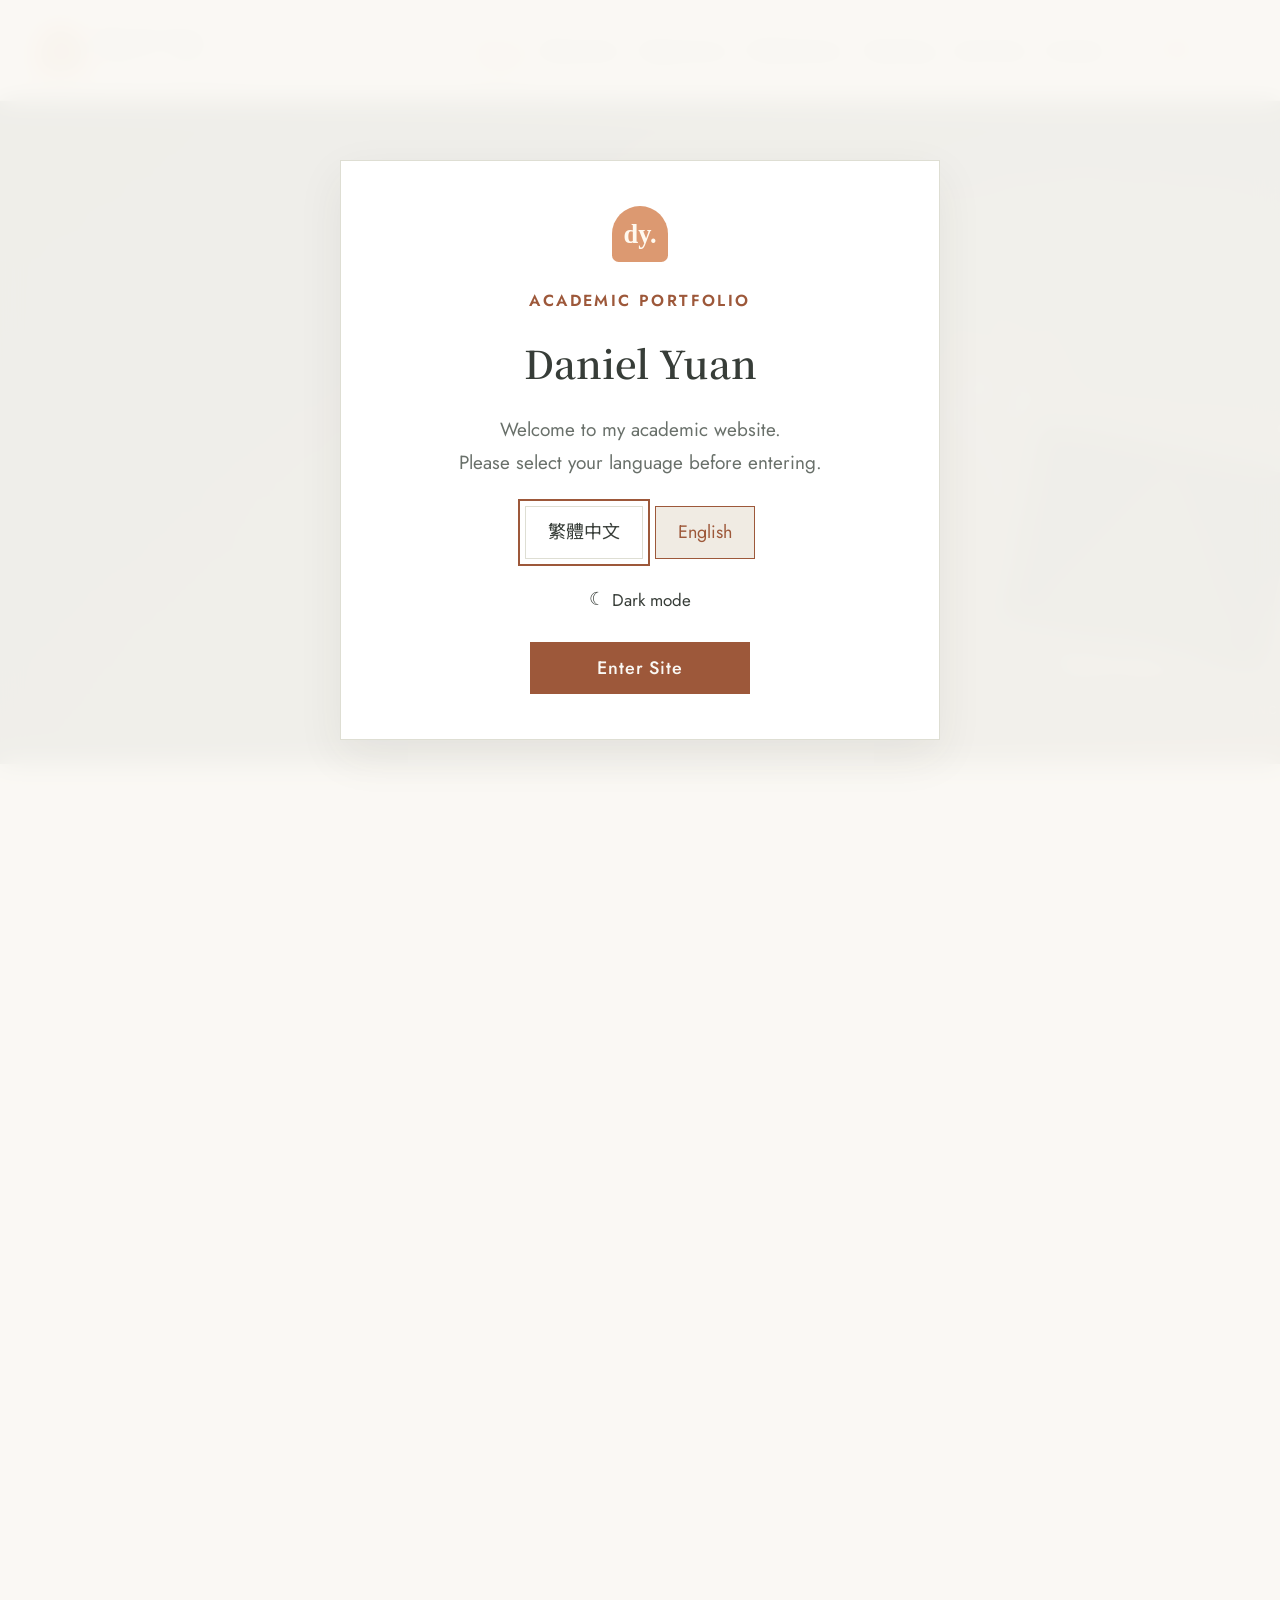
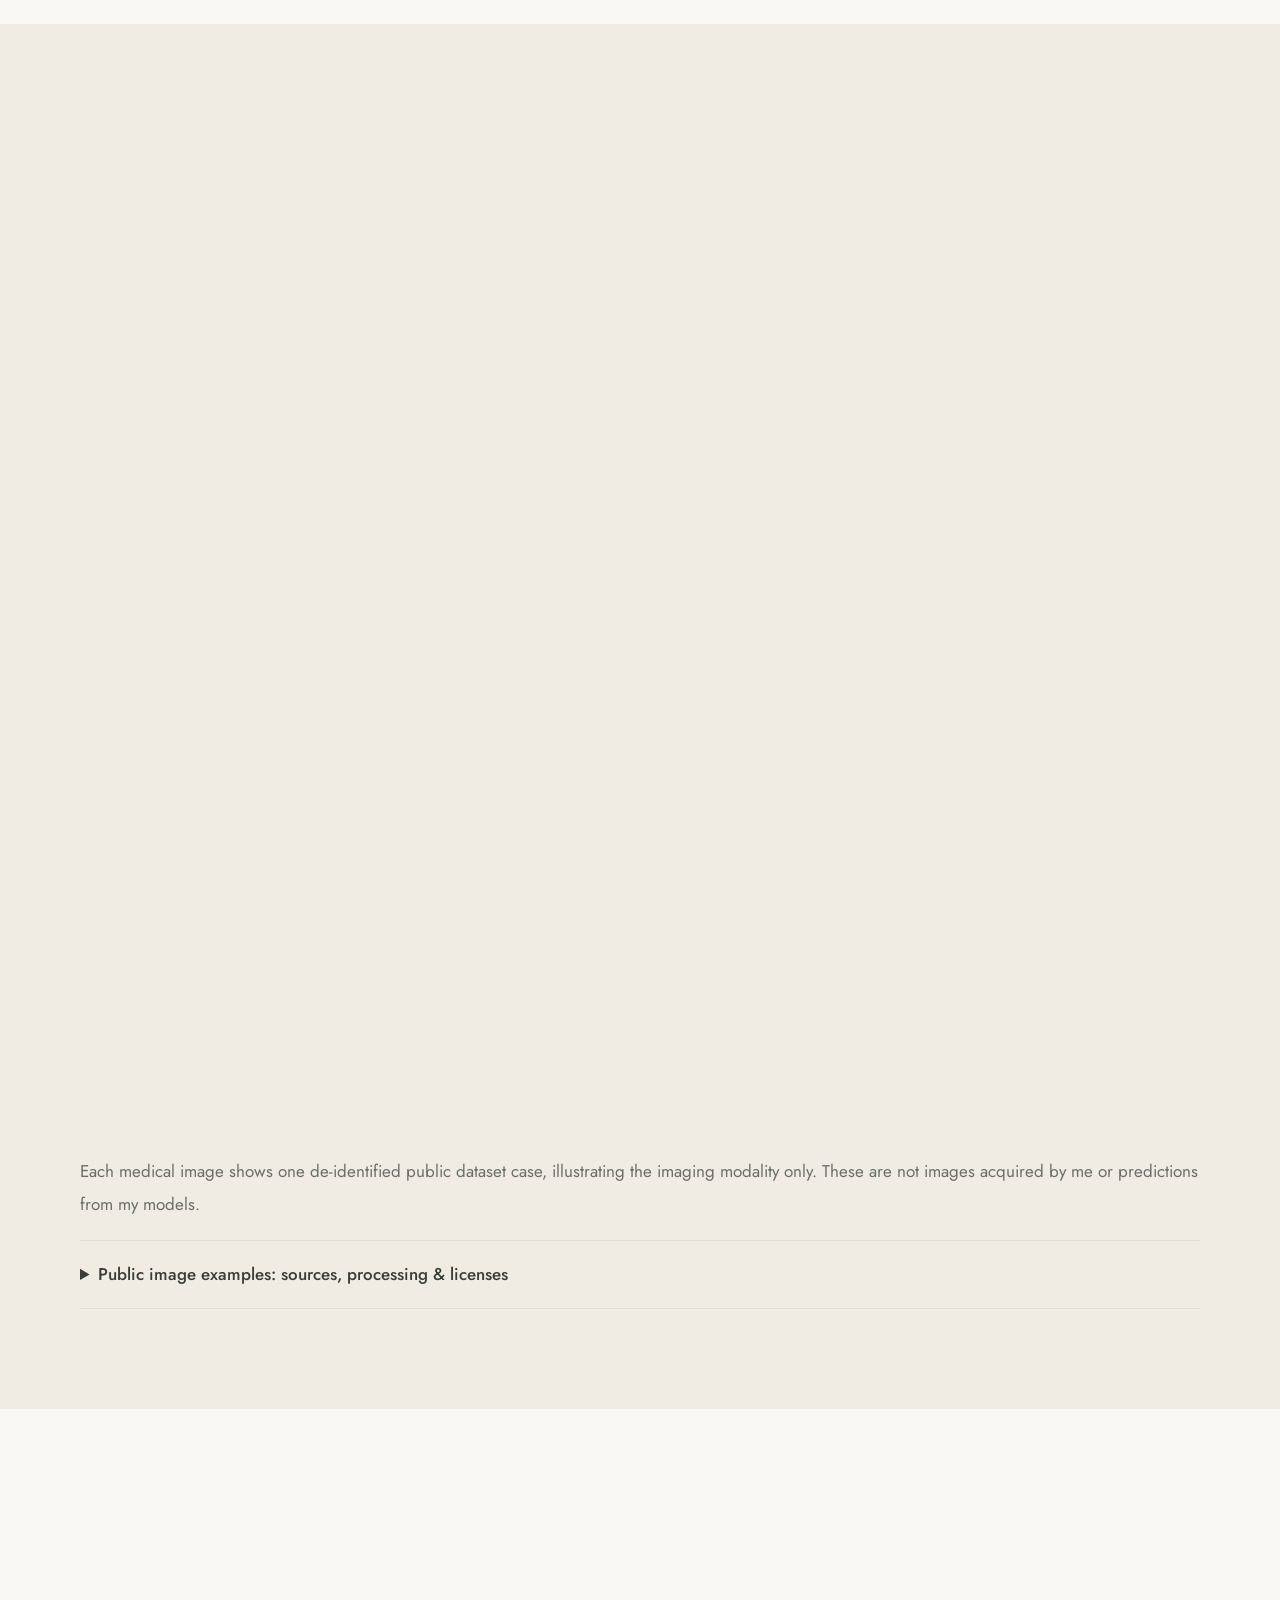
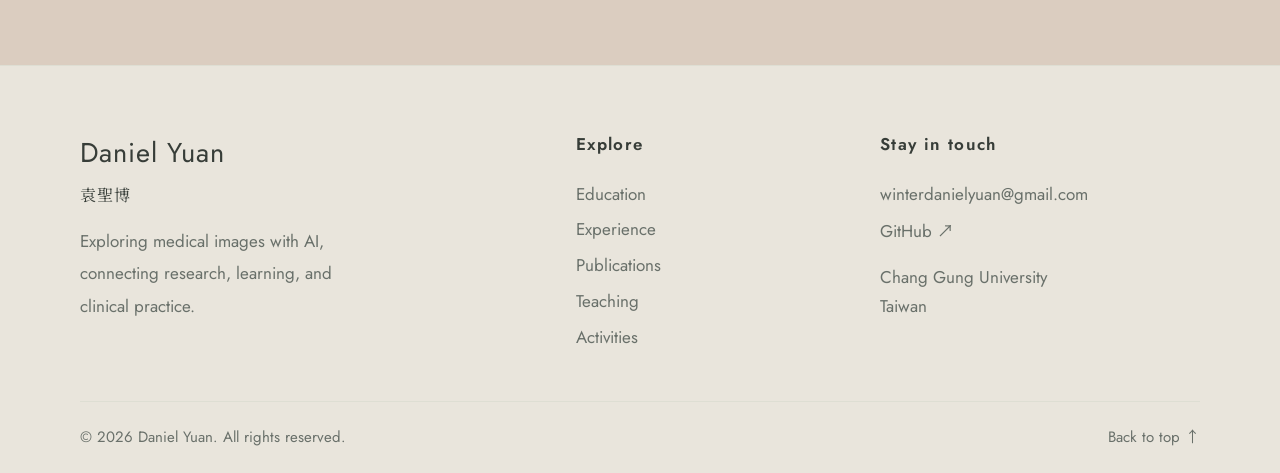
<file: index.html>
<!doctype html>
<html lang="zh-Hant">
<head>
  <meta charset="UTF-8">
  <meta name="viewport" content="width=device-width, initial-scale=1.0">
  <meta name="description" content="Daniel Yuan / 袁聖博. Medical imaging and artificial intelligence research at Chang Gung University.">
  <title>Daniel Yuan | Academic Profile</title>
  <link rel="preconnect" href="https://fonts.googleapis.com">
  <link rel="preconnect" href="https://fonts.gstatic.com" crossorigin>
  <link href="https://fonts.googleapis.com/css2?family=Jost:wght@400;500;600;700&family=Noto+Sans+TC:wght@400;500;600;700;900&family=Noto+Serif+TC:wght@400;600;700&display=swap" rel="stylesheet">
  <script src="theme-init.js"></script>
  <link rel="stylesheet" href="styles.css">
</head>
<body class="is-locked home-page" data-lang="zh" data-page="about">
  <a class="skip-link" href="#main" data-copy="skip">跳至主要內容</a>
  <div class="cursor-glow" aria-hidden="true"></div>
  <header class="site-header">
    <div class="header-inner">
      <a class="brand" href="index.html" aria-label="Daniel Yuan home">
        <span class="brand-mark" aria-hidden="true">dy.</span>
        <span class="brand-type"><strong>Daniel Yuan</strong><small data-copy="brandSubtitle">醫學影像・人工智慧</small></span>
      </a>
      <nav id="site-nav" class="nav" aria-label="Main navigation">
        <a id="nav-about" href="index.html">首頁</a>
        <a id="nav-education" href="education.html">學歷</a>
        <a id="nav-experience" href="experience.html">經歷</a>
        <a id="nav-publications" href="publications.html">學術成果</a>
        <a id="nav-teaching" href="teaching.html">教學助理</a>
        <a id="nav-activities" href="activities.html">社團參與</a>
        <a id="nav-contact" href="contact.html">聯絡</a>
      </nav>
      <div class="header-controls">
        <div class="lang-switch" role="group" aria-label="Language"><button class="lang-toggle" data-set-lang="zh" type="button">中</button><button class="lang-toggle" data-set-lang="en" type="button">EN</button></div>
        <button class="theme-toggle" data-theme-toggle type="button" aria-label="切換至夜間模式"><span class="theme-icon" aria-hidden="true">☾</span></button>
        <button class="menu-toggle" type="button" aria-controls="site-nav" aria-expanded="false" aria-label="開啟選單"><span></span><span></span></button>
      </div>
    </div>
  </header>
  <div id="intro" class="intro" role="dialog" aria-modal="true" aria-labelledby="intro-title">
    <div class="intro-panel"><span class="intro-mark" aria-hidden="true">dy.</span><p id="intro-kicker" class="eyebrow"></p><h1 id="intro-title" class="intro-title"></h1><p id="intro-copy" class="intro-copy"></p>
      <div class="language-choice" role="group" aria-label="Language selection"><button class="lang-choice" data-lang-choice="zh" type="button">繁體中文</button><button class="lang-choice" data-lang-choice="en" type="button">English</button></div>
      <button class="theme-toggle intro-theme-toggle" data-theme-toggle type="button"><span class="theme-icon" aria-hidden="true">☾</span><span class="theme-label"></span></button>
      <button id="enter-btn" class="btn btn-primary" type="button">進入網站</button>
    </div>
  </div>
  <main id="main" tabindex="-1">
    <section class="hero">
      <div class="hero-art" aria-hidden="true"></div>
      <div class="hero-content shell">
        <p id="hero-tag" class="eyebrow reveal">學術個人網站</p>
        <h1 id="hero-name-zh" class="hero-headline reveal">袁聖博</h1>
        <p id="hero-name-en" class="hero-name-secondary reveal">Daniel Yuan</p>
        <p id="hero-title" class="hero-role reveal">臨床醫學（理學）博士生</p>
        <p class="hero-program reveal" data-copy="heroProgram">長庚大學 · 臨床醫學研究所人工智慧組博士班 · 博士三年級</p>
        <p class="hero-deck reveal" data-copy="heroDeck">研究腦部 MRI 與心臟超音波影像，<br>關注影像分割、自監督學習與跨資料集模型評估。</p>
        <div class="hero-actions reveal"><a id="hero-primary" class="btn btn-light" href="publications.html">查看學術成果</a><a class="hero-contact" href="contact.html" data-copy="heroContact">聯絡我 ↗</a></div>
        <a class="hero-scroll" href="#about" data-copy="heroScroll">往下探索 ↓</a>
      </div>
    </section>
    <div class="identity-band shell reveal">
      <div class="identity-name"><h2 data-copy="profileBandTitle">研究領域</h2><p data-copy="profileBandHint">Medical Imaging & AI</p></div>
      <div class="identity-detail"><p data-copy="profileBandTopics">腦部 MRI · 心臟超音波 · 資料效率與可信賴 AI</p><p id="hero-affiliation"></p></div>
      <span class="identity-seal" aria-hidden="true">MEDICAL<br>IMAGING<br>& AI</span>
    </div>
    <section id="about" class="section shell about-section">
      <div class="section-head reveal"><p id="about-tag" class="eyebrow"></p><h2 id="about-title"></h2><span class="section-rule" aria-hidden="true"></span></div>
      <div class="about-body"><p id="about-lead" class="lead reveal"></p><aside class="about-aside reveal"><p class="eyebrow" data-copy="currentWorkLabel">目前的研究連結</p><p data-copy="aboutAside">長庚大學<br>長庚醫院心臟內科<br>Taiwan AICoE 研究計畫</p><a id="hero-secondary" class="text-link" href="contact.html"></a></aside></div>
    </section>
    <section class="research-section section">
      <div class="shell"><div class="section-head centered reveal"><p class="eyebrow">RESEARCH FOCUS</p><h2 data-copy="researchTitle">研究主題與進行中的工作</h2><p class="section-deck" data-copy="researchDeck">腦部 MRI、心臟超音波，以及資料效率與可信賴醫療 AI。</p></div><div id="research-cards" class="research-grid"></div><p class="dataset-disclaimer" data-copy="datasetDisclaimer"></p><details id="image-sources" class="dataset-sources"><summary data-copy="datasetSourcesTitle">公開影像範例：來源、處理與授權</summary><div id="dataset-source-notes" class="dataset-source-notes"></div></details></div>
    </section>
    <section class="section shell outputs-section">
      <div class="section-head horizontal reveal"><div><p class="eyebrow">SELECTED WORK</p><h2 data-copy="selectedTitle">研究，留下的足跡</h2></div><a class="text-link" href="publications.html" data-copy="allPublications">所有學術成果 ↗</a></div>
      <div id="selected-publications" class="selected-list"></div>
      <div id="metrics-container" class="hero-metrics"></div>
    </section>
    <section class="journey-section section shell"><div class="section-head centered reveal"><p class="eyebrow">BEYOND RESEARCH</p><h2 data-copy="journeyTitle">持續累積，也持續探索</h2></div><div id="journey-links" class="journey-grid"></div></section>
    <section class="contact-banner section"><div class="shell reveal"><p class="eyebrow">LET'S CONNECT</p><h2 data-copy="connectTitle">讓交流，開啟下一個想法。</h2><a class="btn btn-primary" href="contact.html" data-copy="connectAction">與我聯絡 ↗</a></div></section>
  </main>
  <footer class="site-footer">
    <div class="footer-grid shell">
      <div class="footer-about"><a class="footer-name" href="index.html">Daniel Yuan<span>袁聖博</span></a><p data-copy="footerNote">以人工智慧探索醫學影像，持續學習，連結研究與臨床。</p></div>
      <div><p class="footer-label" data-copy="footerExplore">探索網站</p><nav class="footer-nav" aria-label="Footer"><a data-footer-nav="education" href="education.html">學歷</a><a data-footer-nav="experience" href="experience.html">經歷</a><a data-footer-nav="publications" href="publications.html">學術成果</a><a data-footer-nav="teaching" href="teaching.html">教學助理</a><a data-footer-nav="activities" href="activities.html">社團參與</a></nav></div>
      <div><p class="footer-label" data-copy="footerContact">保持聯繫</p><a data-site-email href="mailto:winterdanielyuan@gmail.com">winterdanielyuan@gmail.com</a><a data-site-github href="https://github.com/winterbelieve">GitHub ↗</a><p class="footer-affiliation">Chang Gung University<br>Taiwan</p></div>
    </div>
    <div class="footer-bottom shell"><p id="footer-text"></p><a href="#main" data-copy="backTop">回到頂端 ↑</a></div>
  </footer>
  <script src="script.js"></script>

</body>
</html>
</file>
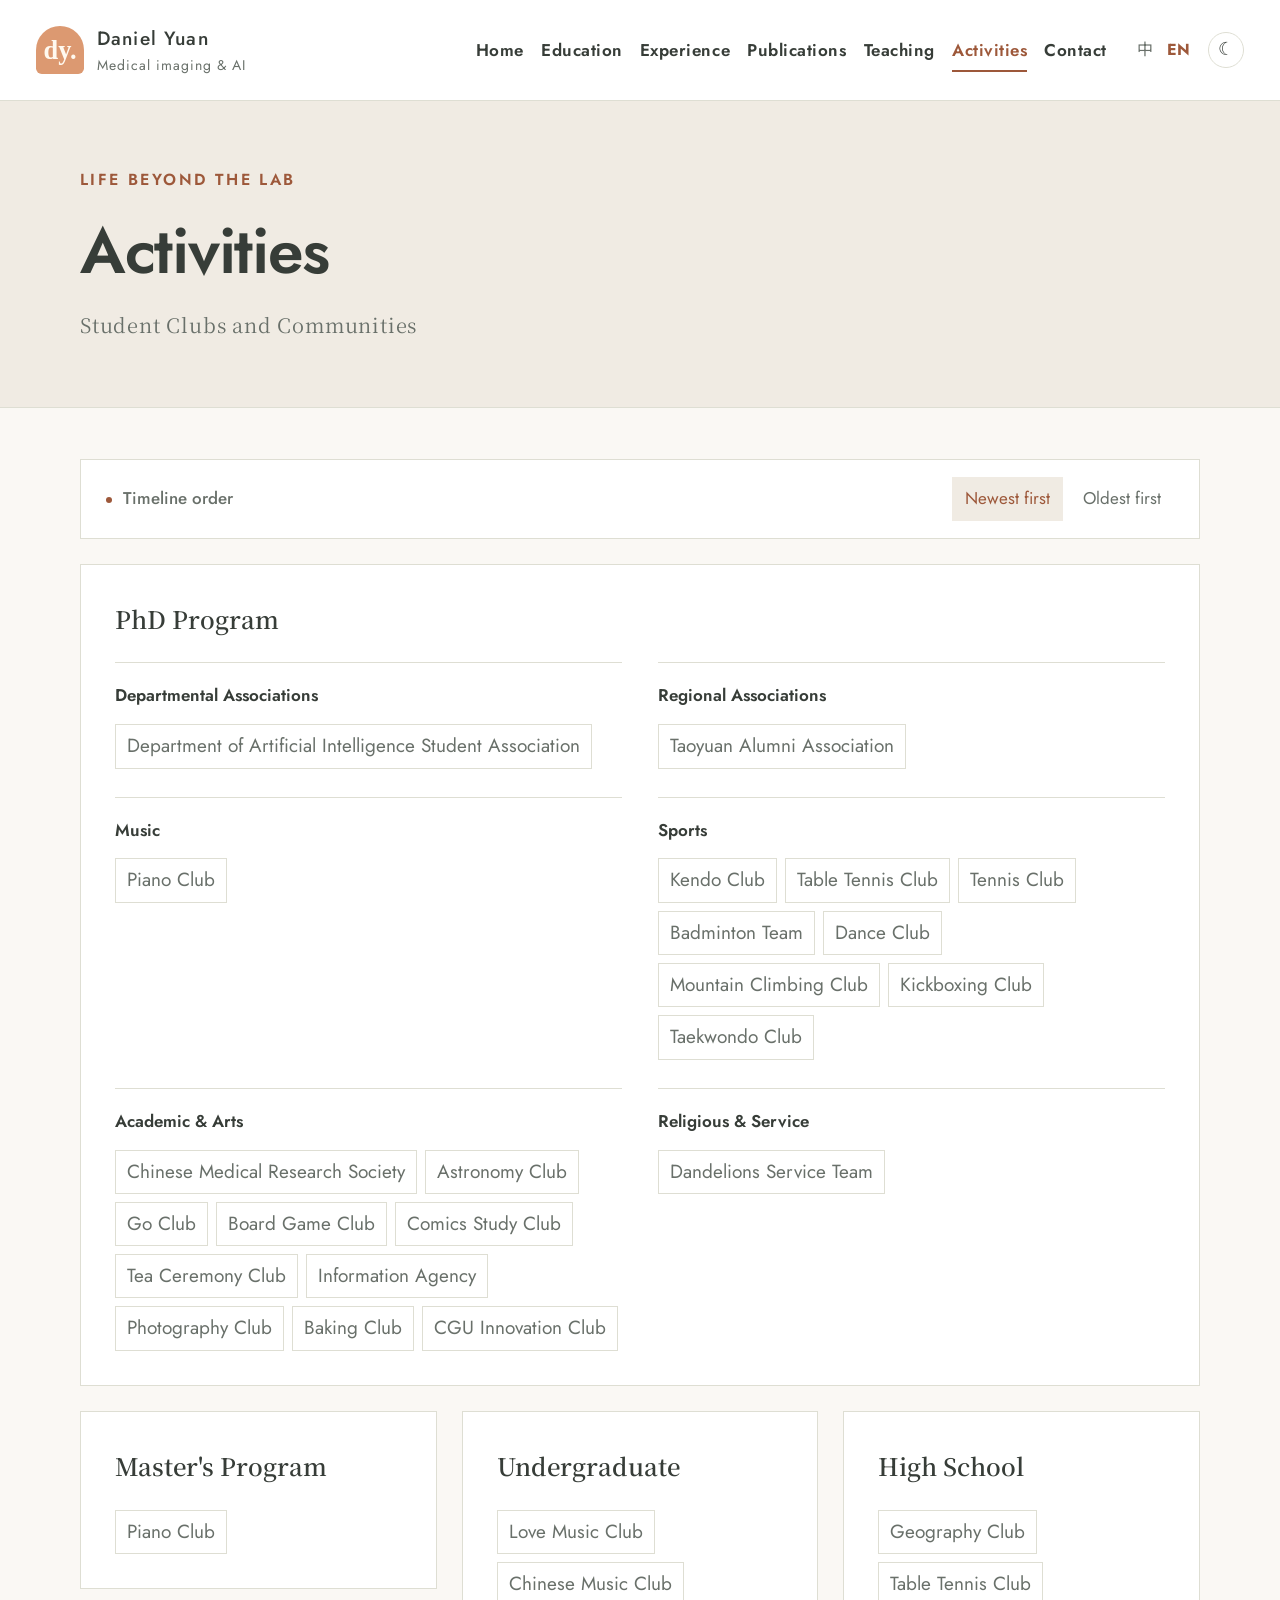
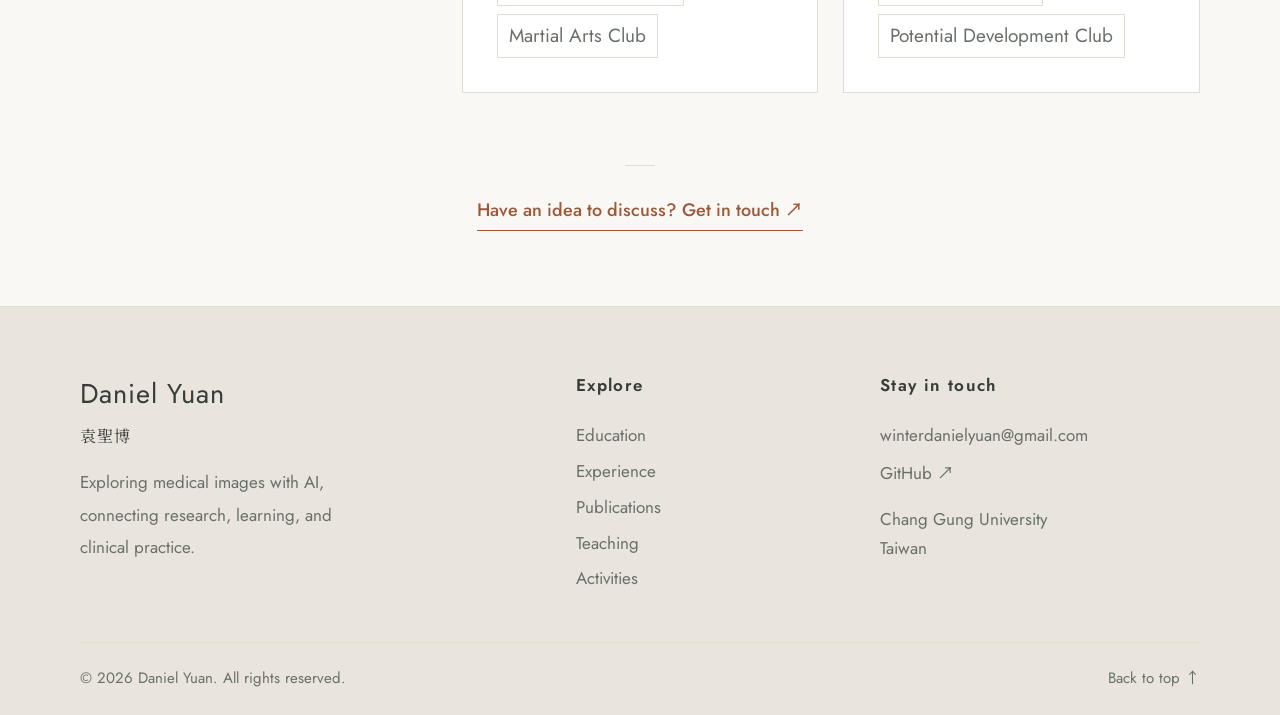
<file: activities.html>
<!doctype html>
<html lang="zh-Hant">
<head>
  <meta charset="UTF-8">
  <meta name="viewport" content="width=device-width, initial-scale=1.0">
  <meta name="description" content="Daniel Yuan / 袁聖博. Medical imaging and artificial intelligence research at Chang Gung University.">
  <title>Daniel Yuan | Academic Profile</title>
  <link rel="preconnect" href="https://fonts.googleapis.com">
  <link rel="preconnect" href="https://fonts.gstatic.com" crossorigin>
  <link href="https://fonts.googleapis.com/css2?family=Jost:wght@400;500;600;700&family=Noto+Sans+TC:wght@400;500;600;700;900&family=Noto+Serif+TC:wght@400;600;700&display=swap" rel="stylesheet">
  <script src="theme-init.js"></script>
  <link rel="stylesheet" href="styles.css">
</head>
<body class="inner-page" data-lang="zh" data-page="activities">
  <a class="skip-link" href="#main" data-copy="skip">跳至主要內容</a>
  <div class="cursor-glow" aria-hidden="true"></div>
  <header class="site-header">
    <div class="header-inner">
      <a class="brand" href="index.html" aria-label="Daniel Yuan home">
        <span class="brand-mark" aria-hidden="true">dy.</span>
        <span class="brand-type"><strong>Daniel Yuan</strong><small data-copy="brandSubtitle">醫學影像・人工智慧</small></span>
      </a>
      <nav id="site-nav" class="nav" aria-label="Main navigation">
        <a id="nav-about" href="index.html">首頁</a>
        <a id="nav-education" href="education.html">學歷</a>
        <a id="nav-experience" href="experience.html">經歷</a>
        <a id="nav-publications" href="publications.html">學術成果</a>
        <a id="nav-teaching" href="teaching.html">教學助理</a>
        <a id="nav-activities" href="activities.html">社團參與</a>
        <a id="nav-contact" href="contact.html">聯絡</a>
      </nav>
      <div class="header-controls">
        <div class="lang-switch" role="group" aria-label="Language"><button class="lang-toggle" data-set-lang="zh" type="button">中</button><button class="lang-toggle" data-set-lang="en" type="button">EN</button></div>
        <button class="theme-toggle" data-theme-toggle type="button" aria-label="切換至夜間模式"><span class="theme-icon" aria-hidden="true">☾</span></button>
        <button class="menu-toggle" type="button" aria-controls="site-nav" aria-expanded="false" aria-label="開啟選單"><span></span><span></span></button>
      </div>
    </div>
  </header>

  <main id="main" tabindex="-1">
    <section class="page-banner"><div class="shell page-banner-inner"><div class="reveal"><p class="eyebrow">LIFE BEYOND THE LAB</p><h1 id="activities-tag" class="page-title"></h1><p id="activities-title" class="page-subtitle"></p></div></div></section>
    <section id="activities" class="section shell page-content"><div class="timeline-toolbar reveal" data-sort-toolbar><span class="timeline-toolbar-label" data-sort-label>時間排序</span><div class="sort-switch" data-sort-group role="group"><button class="sort-option" data-sort-order="desc" type="button">由新到舊</button><button class="sort-option" data-sort-order="asc" type="button">由舊到新</button></div></div><div id="activities-list" class="clubs-grid"></div></section>
    <section class="page-end shell reveal"><span class="end-dash" aria-hidden="true"></span><a class="text-link" href="contact.html" data-copy="pageEnd">有想法想交流？與我聯絡 ↗</a></section>
  </main>
  <footer class="site-footer">
    <div class="footer-grid shell">
      <div class="footer-about"><a class="footer-name" href="index.html">Daniel Yuan<span>袁聖博</span></a><p data-copy="footerNote">以人工智慧探索醫學影像，持續學習，連結研究與臨床。</p></div>
      <div><p class="footer-label" data-copy="footerExplore">探索網站</p><nav class="footer-nav" aria-label="Footer"><a data-footer-nav="education" href="education.html">學歷</a><a data-footer-nav="experience" href="experience.html">經歷</a><a data-footer-nav="publications" href="publications.html">學術成果</a><a data-footer-nav="teaching" href="teaching.html">教學助理</a><a data-footer-nav="activities" href="activities.html">社團參與</a></nav></div>
      <div><p class="footer-label" data-copy="footerContact">保持聯繫</p><a data-site-email href="mailto:winterdanielyuan@gmail.com">winterdanielyuan@gmail.com</a><a data-site-github href="https://github.com/winterbelieve">GitHub ↗</a><p class="footer-affiliation">Chang Gung University<br>Taiwan</p></div>
    </div>
    <div class="footer-bottom shell"><p id="footer-text"></p><a href="#main" data-copy="backTop">回到頂端 ↑</a></div>
  </footer>
  <script src="script.js"></script>

</body>
</html>
</file>
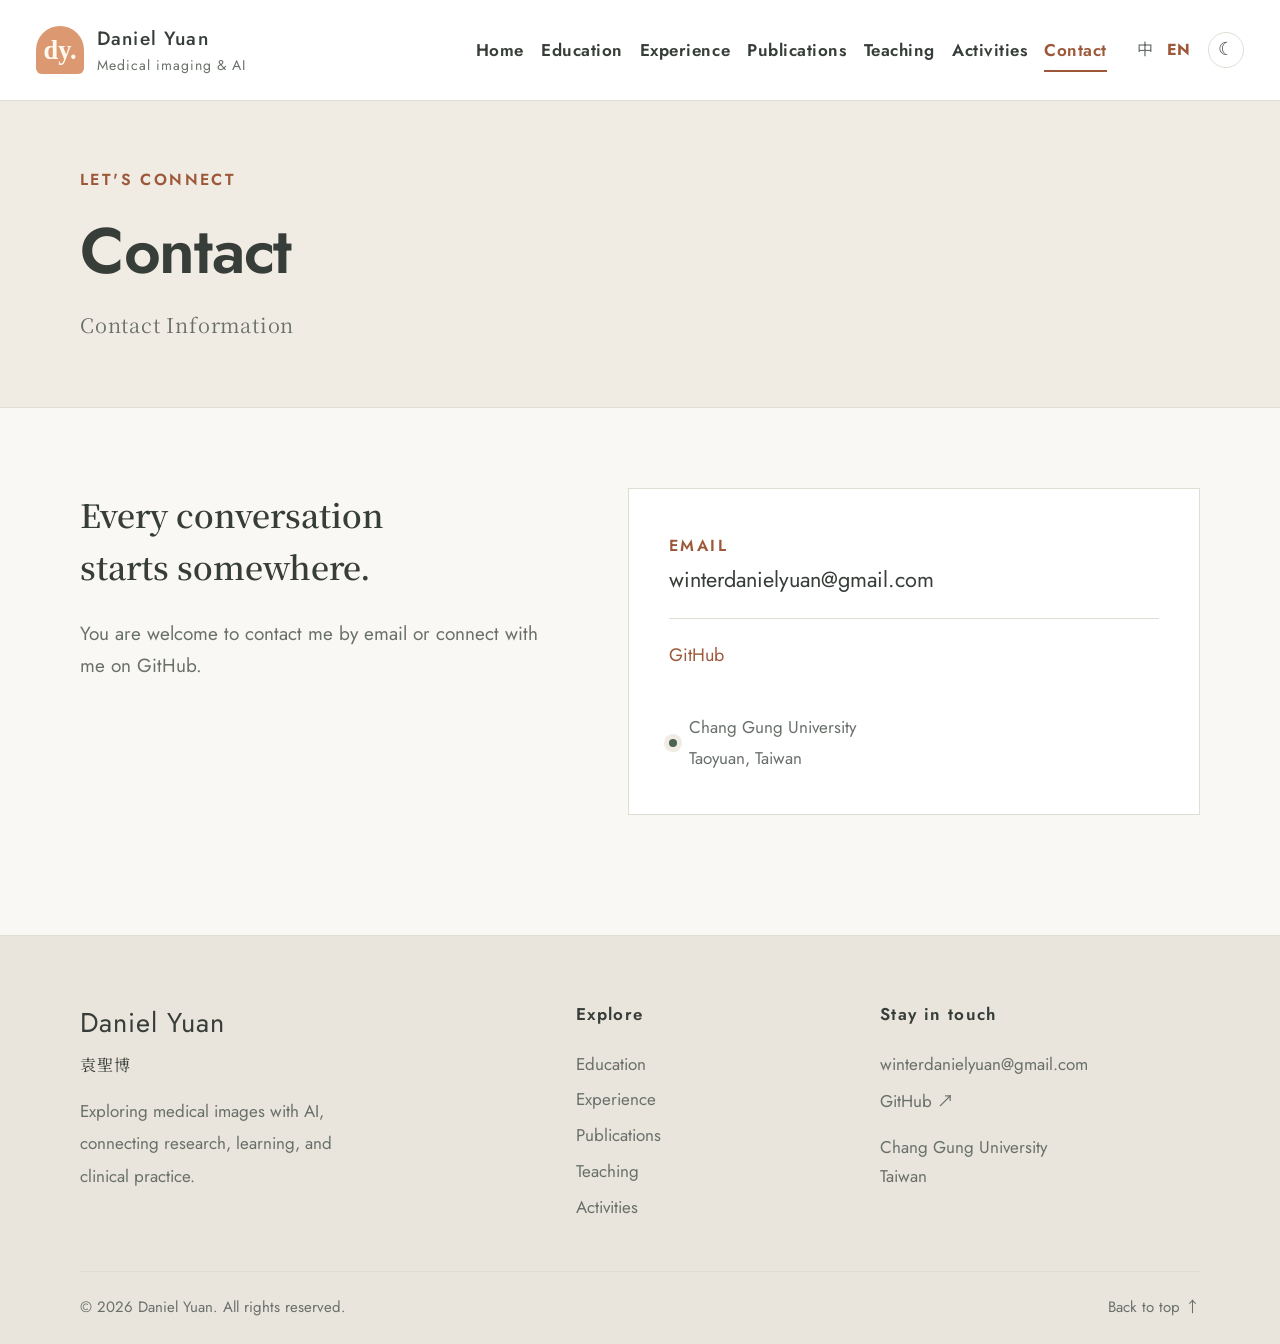
<file: contact.html>
<!doctype html>
<html lang="zh-Hant">
<head>
  <meta charset="UTF-8">
  <meta name="viewport" content="width=device-width, initial-scale=1.0">
  <meta name="description" content="Daniel Yuan / 袁聖博. Medical imaging and artificial intelligence research at Chang Gung University.">
  <title>Daniel Yuan | Academic Profile</title>
  <link rel="preconnect" href="https://fonts.googleapis.com">
  <link rel="preconnect" href="https://fonts.gstatic.com" crossorigin>
  <link href="https://fonts.googleapis.com/css2?family=Jost:wght@400;500;600;700&family=Noto+Sans+TC:wght@400;500;600;700;900&family=Noto+Serif+TC:wght@400;600;700&display=swap" rel="stylesheet">
  <script src="theme-init.js"></script>
  <link rel="stylesheet" href="styles.css">
</head>
<body class="inner-page" data-lang="zh" data-page="contact">
  <a class="skip-link" href="#main" data-copy="skip">跳至主要內容</a>
  <div class="cursor-glow" aria-hidden="true"></div>
  <header class="site-header">
    <div class="header-inner">
      <a class="brand" href="index.html" aria-label="Daniel Yuan home">
        <span class="brand-mark" aria-hidden="true">dy.</span>
        <span class="brand-type"><strong>Daniel Yuan</strong><small data-copy="brandSubtitle">醫學影像・人工智慧</small></span>
      </a>
      <nav id="site-nav" class="nav" aria-label="Main navigation">
        <a id="nav-about" href="index.html">首頁</a>
        <a id="nav-education" href="education.html">學歷</a>
        <a id="nav-experience" href="experience.html">經歷</a>
        <a id="nav-publications" href="publications.html">學術成果</a>
        <a id="nav-teaching" href="teaching.html">教學助理</a>
        <a id="nav-activities" href="activities.html">社團參與</a>
        <a id="nav-contact" href="contact.html">聯絡</a>
      </nav>
      <div class="header-controls">
        <div class="lang-switch" role="group" aria-label="Language"><button class="lang-toggle" data-set-lang="zh" type="button">中</button><button class="lang-toggle" data-set-lang="en" type="button">EN</button></div>
        <button class="theme-toggle" data-theme-toggle type="button" aria-label="切換至夜間模式"><span class="theme-icon" aria-hidden="true">☾</span></button>
        <button class="menu-toggle" type="button" aria-controls="site-nav" aria-expanded="false" aria-label="開啟選單"><span></span><span></span></button>
      </div>
    </div>
  </header>

  <main id="main" tabindex="-1">
    <section class="page-banner"><div class="shell page-banner-inner"><div class="reveal"><p class="eyebrow">LET'S CONNECT</p><h1 id="contact-tag" class="page-title"></h1><p id="contact-title" class="page-subtitle"></p></div></div></section>
    <section class="section shell contact-section"><div class="contact-intro reveal"><h2 data-copy="contactHeading">從一句話，<br>開始一次交流。</h2><p id="contact-copy"></p></div><div class="contact-panel reveal"><span class="eyebrow">EMAIL</span><a id="contact-email" class="contact-email" href="mailto:winterdanielyuan@gmail.com"></a><div class="contact-links"><a id="contact-github" href="https://github.com/winterbelieve"></a><a id="contact-scholar" href="#"></a></div><div class="contact-location"><span class="location-dot" aria-hidden="true"></span><p>Chang Gung University<br><span data-copy="contactLocation">臺灣・桃園</span></p></div></div></section>
  </main>
  <footer class="site-footer">
    <div class="footer-grid shell">
      <div class="footer-about"><a class="footer-name" href="index.html">Daniel Yuan<span>袁聖博</span></a><p data-copy="footerNote">以人工智慧探索醫學影像，持續學習，連結研究與臨床。</p></div>
      <div><p class="footer-label" data-copy="footerExplore">探索網站</p><nav class="footer-nav" aria-label="Footer"><a data-footer-nav="education" href="education.html">學歷</a><a data-footer-nav="experience" href="experience.html">經歷</a><a data-footer-nav="publications" href="publications.html">學術成果</a><a data-footer-nav="teaching" href="teaching.html">教學助理</a><a data-footer-nav="activities" href="activities.html">社團參與</a></nav></div>
      <div><p class="footer-label" data-copy="footerContact">保持聯繫</p><a data-site-email href="mailto:winterdanielyuan@gmail.com">winterdanielyuan@gmail.com</a><a data-site-github href="https://github.com/winterbelieve">GitHub ↗</a><p class="footer-affiliation">Chang Gung University<br>Taiwan</p></div>
    </div>
    <div class="footer-bottom shell"><p id="footer-text"></p><a href="#main" data-copy="backTop">回到頂端 ↑</a></div>
  </footer>
  <script src="script.js"></script>

</body>
</html>
</file>
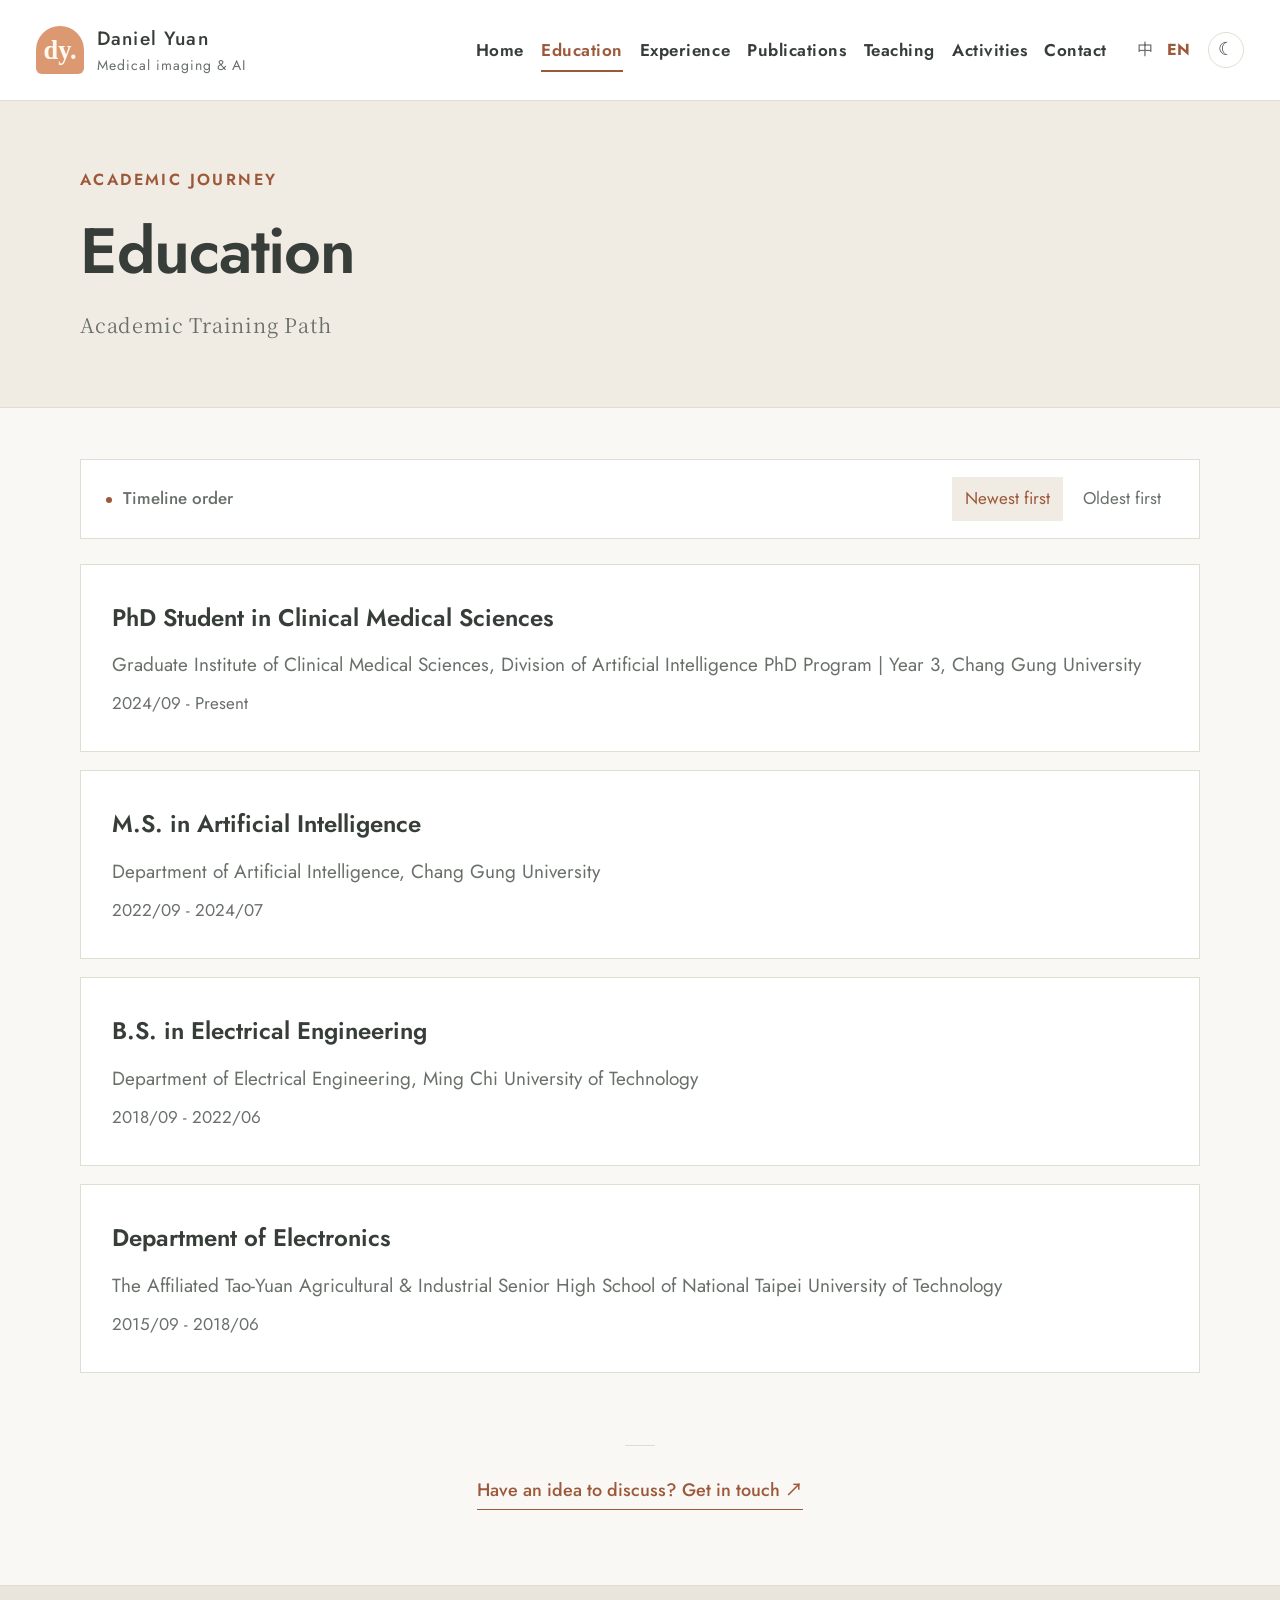
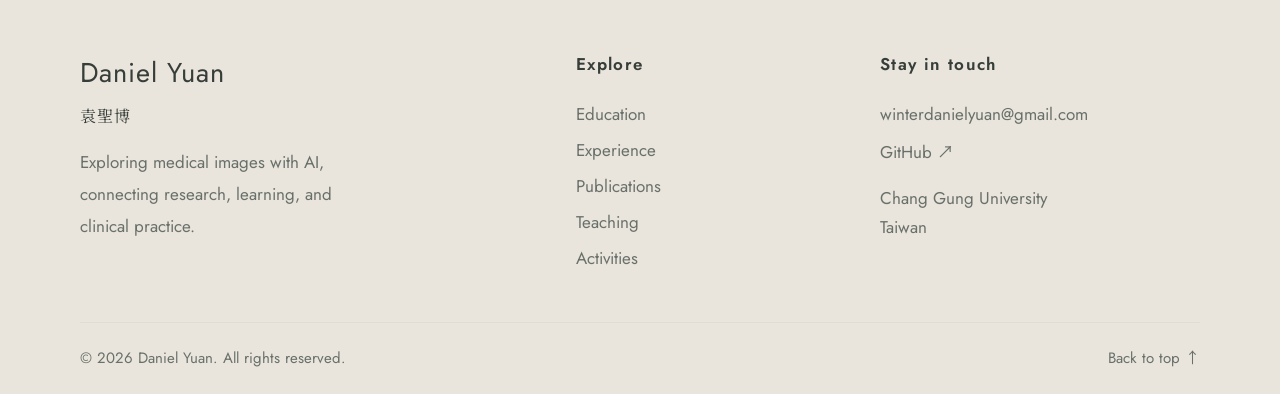
<file: education.html>
<!doctype html>
<html lang="zh-Hant">
<head>
  <meta charset="UTF-8">
  <meta name="viewport" content="width=device-width, initial-scale=1.0">
  <meta name="description" content="Daniel Yuan / 袁聖博. Medical imaging and artificial intelligence research at Chang Gung University.">
  <title>Daniel Yuan | Academic Profile</title>
  <link rel="preconnect" href="https://fonts.googleapis.com">
  <link rel="preconnect" href="https://fonts.gstatic.com" crossorigin>
  <link href="https://fonts.googleapis.com/css2?family=Jost:wght@400;500;600;700&family=Noto+Sans+TC:wght@400;500;600;700;900&family=Noto+Serif+TC:wght@400;600;700&display=swap" rel="stylesheet">
  <script src="theme-init.js"></script>
  <link rel="stylesheet" href="styles.css">
</head>
<body class="inner-page" data-lang="zh" data-page="education">
  <a class="skip-link" href="#main" data-copy="skip">跳至主要內容</a>
  <div class="cursor-glow" aria-hidden="true"></div>
  <header class="site-header">
    <div class="header-inner">
      <a class="brand" href="index.html" aria-label="Daniel Yuan home">
        <span class="brand-mark" aria-hidden="true">dy.</span>
        <span class="brand-type"><strong>Daniel Yuan</strong><small data-copy="brandSubtitle">醫學影像・人工智慧</small></span>
      </a>
      <nav id="site-nav" class="nav" aria-label="Main navigation">
        <a id="nav-about" href="index.html">首頁</a>
        <a id="nav-education" href="education.html">學歷</a>
        <a id="nav-experience" href="experience.html">經歷</a>
        <a id="nav-publications" href="publications.html">學術成果</a>
        <a id="nav-teaching" href="teaching.html">教學助理</a>
        <a id="nav-activities" href="activities.html">社團參與</a>
        <a id="nav-contact" href="contact.html">聯絡</a>
      </nav>
      <div class="header-controls">
        <div class="lang-switch" role="group" aria-label="Language"><button class="lang-toggle" data-set-lang="zh" type="button">中</button><button class="lang-toggle" data-set-lang="en" type="button">EN</button></div>
        <button class="theme-toggle" data-theme-toggle type="button" aria-label="切換至夜間模式"><span class="theme-icon" aria-hidden="true">☾</span></button>
        <button class="menu-toggle" type="button" aria-controls="site-nav" aria-expanded="false" aria-label="開啟選單"><span></span><span></span></button>
      </div>
    </div>
  </header>

  <main id="main" tabindex="-1">
    <section class="page-banner"><div class="shell page-banner-inner"><div class="reveal"><p class="eyebrow">ACADEMIC JOURNEY</p><h1 id="education-tag" class="page-title"></h1><p id="education-title" class="page-subtitle"></p></div></div></section>
    <section id="education" class="section shell page-content"><div class="timeline-toolbar reveal" data-sort-toolbar><span class="timeline-toolbar-label" data-sort-label>時間排序</span><div class="sort-switch" data-sort-group role="group"><button class="sort-option" data-sort-order="desc" type="button">由新到舊</button><button class="sort-option" data-sort-order="asc" type="button">由舊到新</button></div></div><div id="education-list" class="timeline-list"></div></section>
    <section class="page-end shell reveal"><span class="end-dash" aria-hidden="true"></span><a class="text-link" href="contact.html" data-copy="pageEnd">有想法想交流？與我聯絡 ↗</a></section>
  </main>
  <footer class="site-footer">
    <div class="footer-grid shell">
      <div class="footer-about"><a class="footer-name" href="index.html">Daniel Yuan<span>袁聖博</span></a><p data-copy="footerNote">以人工智慧探索醫學影像，持續學習，連結研究與臨床。</p></div>
      <div><p class="footer-label" data-copy="footerExplore">探索網站</p><nav class="footer-nav" aria-label="Footer"><a data-footer-nav="education" href="education.html">學歷</a><a data-footer-nav="experience" href="experience.html">經歷</a><a data-footer-nav="publications" href="publications.html">學術成果</a><a data-footer-nav="teaching" href="teaching.html">教學助理</a><a data-footer-nav="activities" href="activities.html">社團參與</a></nav></div>
      <div><p class="footer-label" data-copy="footerContact">保持聯繫</p><a data-site-email href="mailto:winterdanielyuan@gmail.com">winterdanielyuan@gmail.com</a><a data-site-github href="https://github.com/winterbelieve">GitHub ↗</a><p class="footer-affiliation">Chang Gung University<br>Taiwan</p></div>
    </div>
    <div class="footer-bottom shell"><p id="footer-text"></p><a href="#main" data-copy="backTop">回到頂端 ↑</a></div>
  </footer>
  <script src="script.js"></script>

</body>
</html>
</file>
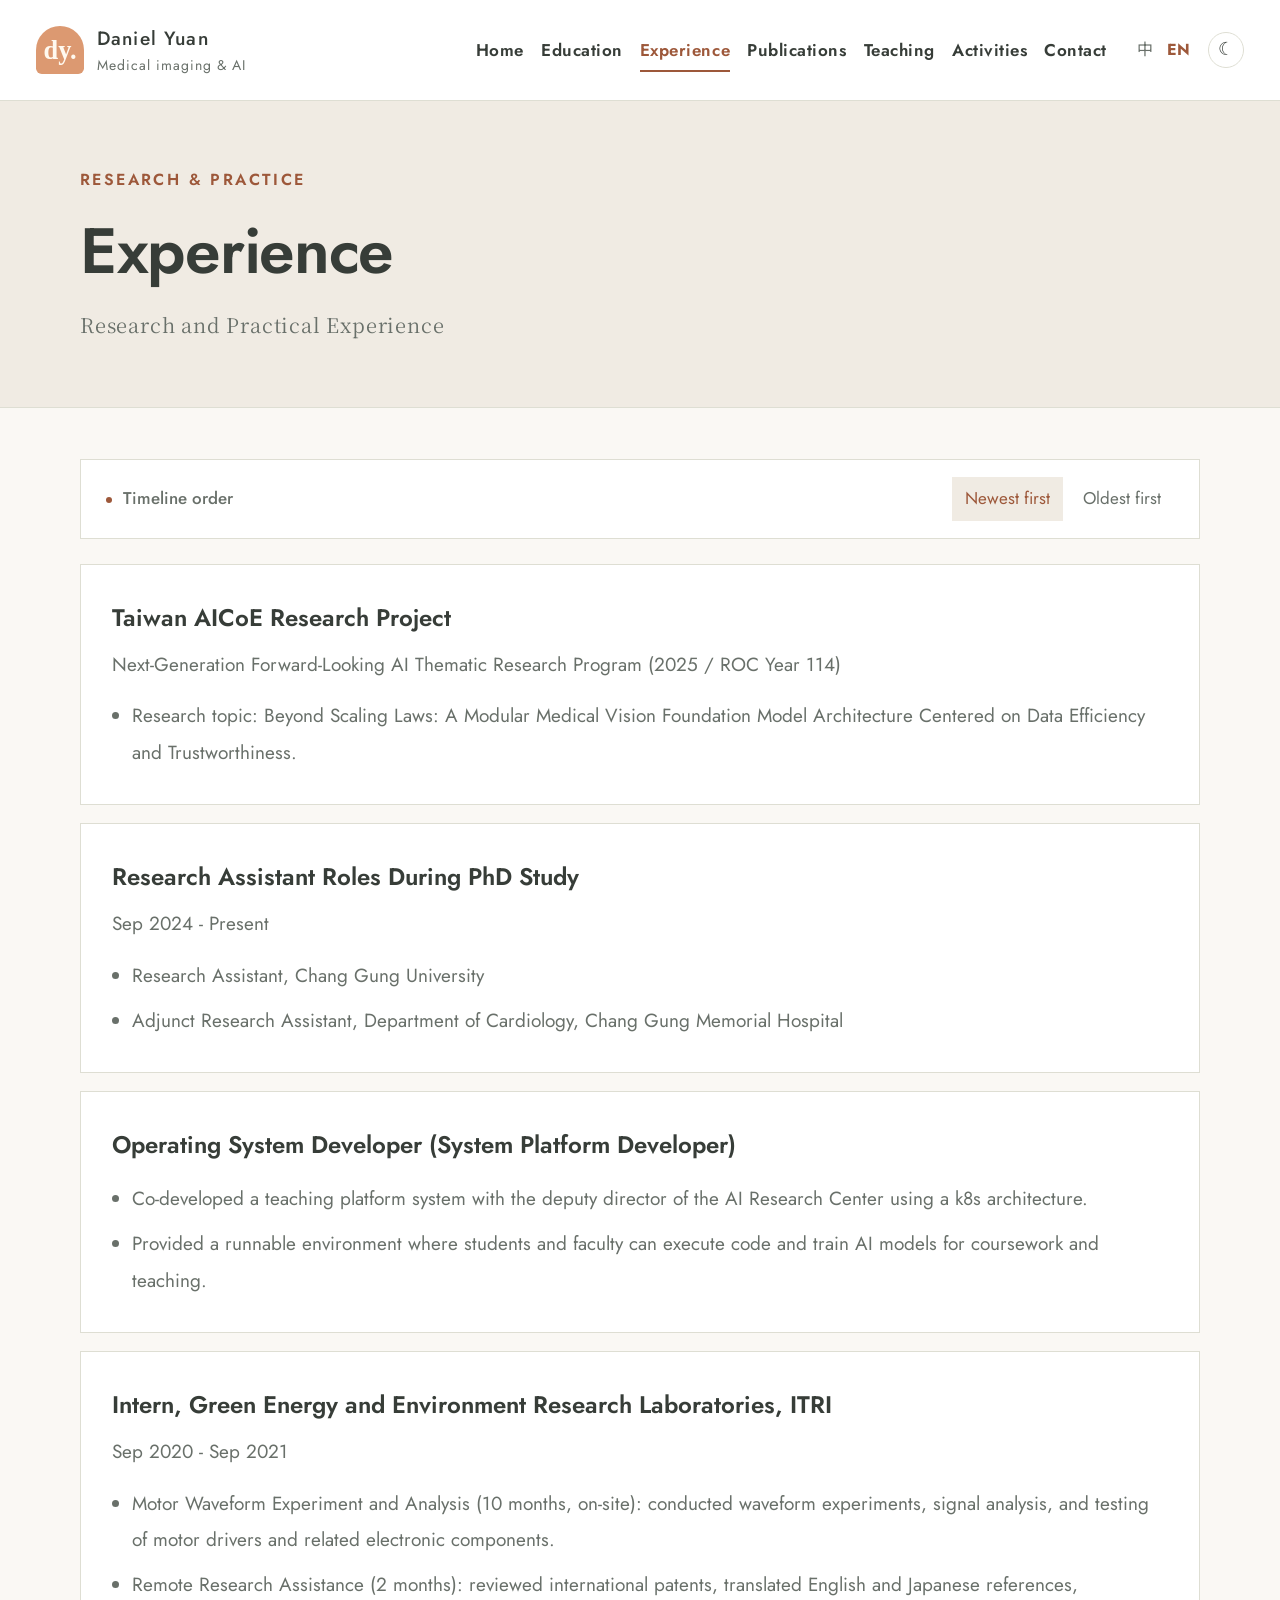
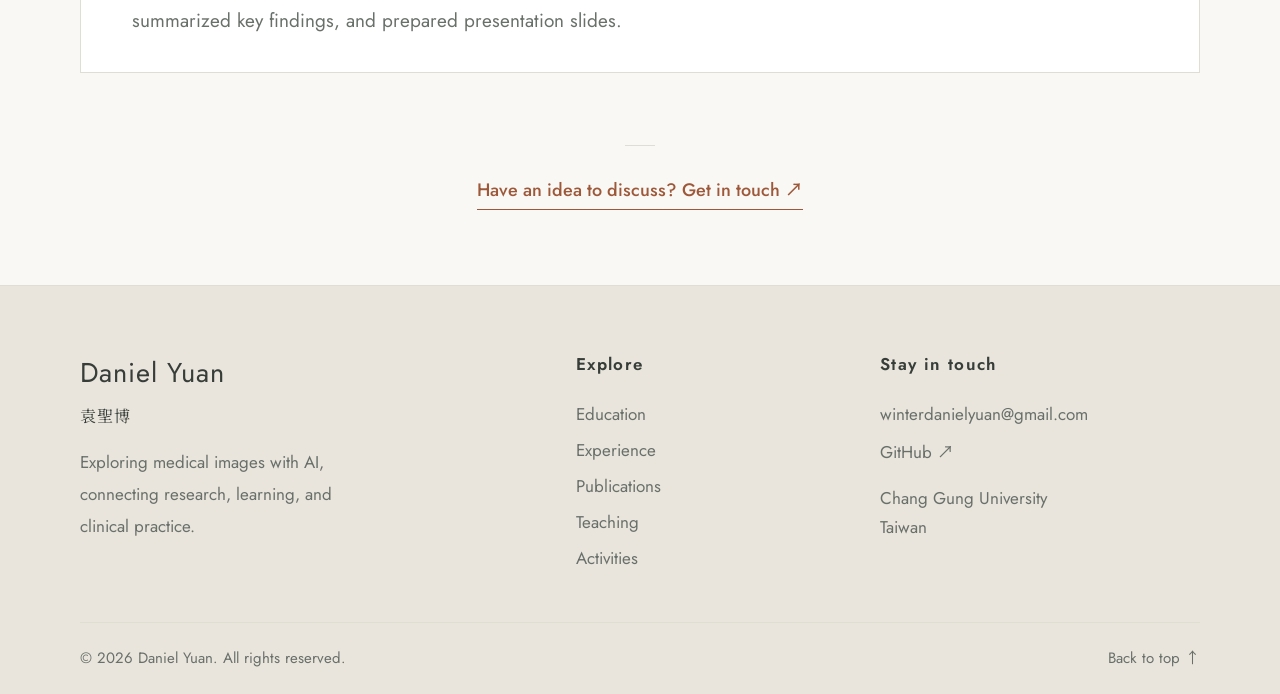
<file: experience.html>
<!doctype html>
<html lang="zh-Hant">
<head>
  <meta charset="UTF-8">
  <meta name="viewport" content="width=device-width, initial-scale=1.0">
  <meta name="description" content="Daniel Yuan / 袁聖博. Medical imaging and artificial intelligence research at Chang Gung University.">
  <title>Daniel Yuan | Academic Profile</title>
  <link rel="preconnect" href="https://fonts.googleapis.com">
  <link rel="preconnect" href="https://fonts.gstatic.com" crossorigin>
  <link href="https://fonts.googleapis.com/css2?family=Jost:wght@400;500;600;700&family=Noto+Sans+TC:wght@400;500;600;700;900&family=Noto+Serif+TC:wght@400;600;700&display=swap" rel="stylesheet">
  <script src="theme-init.js"></script>
  <link rel="stylesheet" href="styles.css">
</head>
<body class="inner-page" data-lang="zh" data-page="experience">
  <a class="skip-link" href="#main" data-copy="skip">跳至主要內容</a>
  <div class="cursor-glow" aria-hidden="true"></div>
  <header class="site-header">
    <div class="header-inner">
      <a class="brand" href="index.html" aria-label="Daniel Yuan home">
        <span class="brand-mark" aria-hidden="true">dy.</span>
        <span class="brand-type"><strong>Daniel Yuan</strong><small data-copy="brandSubtitle">醫學影像・人工智慧</small></span>
      </a>
      <nav id="site-nav" class="nav" aria-label="Main navigation">
        <a id="nav-about" href="index.html">首頁</a>
        <a id="nav-education" href="education.html">學歷</a>
        <a id="nav-experience" href="experience.html">經歷</a>
        <a id="nav-publications" href="publications.html">學術成果</a>
        <a id="nav-teaching" href="teaching.html">教學助理</a>
        <a id="nav-activities" href="activities.html">社團參與</a>
        <a id="nav-contact" href="contact.html">聯絡</a>
      </nav>
      <div class="header-controls">
        <div class="lang-switch" role="group" aria-label="Language"><button class="lang-toggle" data-set-lang="zh" type="button">中</button><button class="lang-toggle" data-set-lang="en" type="button">EN</button></div>
        <button class="theme-toggle" data-theme-toggle type="button" aria-label="切換至夜間模式"><span class="theme-icon" aria-hidden="true">☾</span></button>
        <button class="menu-toggle" type="button" aria-controls="site-nav" aria-expanded="false" aria-label="開啟選單"><span></span><span></span></button>
      </div>
    </div>
  </header>

  <main id="main" tabindex="-1">
    <section class="page-banner"><div class="shell page-banner-inner"><div class="reveal"><p class="eyebrow">RESEARCH & PRACTICE</p><h1 id="experience-tag" class="page-title"></h1><p id="experience-title" class="page-subtitle"></p></div></div></section>
    <section id="experience" class="section shell page-content"><div class="timeline-toolbar reveal" data-sort-toolbar><span class="timeline-toolbar-label" data-sort-label>時間排序</span><div class="sort-switch" data-sort-group role="group"><button class="sort-option" data-sort-order="desc" type="button">由新到舊</button><button class="sort-option" data-sort-order="asc" type="button">由舊到新</button></div></div><div id="experience-list" class="timeline-list"></div></section>
    <section class="page-end shell reveal"><span class="end-dash" aria-hidden="true"></span><a class="text-link" href="contact.html" data-copy="pageEnd">有想法想交流？與我聯絡 ↗</a></section>
  </main>
  <footer class="site-footer">
    <div class="footer-grid shell">
      <div class="footer-about"><a class="footer-name" href="index.html">Daniel Yuan<span>袁聖博</span></a><p data-copy="footerNote">以人工智慧探索醫學影像，持續學習，連結研究與臨床。</p></div>
      <div><p class="footer-label" data-copy="footerExplore">探索網站</p><nav class="footer-nav" aria-label="Footer"><a data-footer-nav="education" href="education.html">學歷</a><a data-footer-nav="experience" href="experience.html">經歷</a><a data-footer-nav="publications" href="publications.html">學術成果</a><a data-footer-nav="teaching" href="teaching.html">教學助理</a><a data-footer-nav="activities" href="activities.html">社團參與</a></nav></div>
      <div><p class="footer-label" data-copy="footerContact">保持聯繫</p><a data-site-email href="mailto:winterdanielyuan@gmail.com">winterdanielyuan@gmail.com</a><a data-site-github href="https://github.com/winterbelieve">GitHub ↗</a><p class="footer-affiliation">Chang Gung University<br>Taiwan</p></div>
    </div>
    <div class="footer-bottom shell"><p id="footer-text"></p><a href="#main" data-copy="backTop">回到頂端 ↑</a></div>
  </footer>
  <script src="script.js"></script>

</body>
</html>
</file>
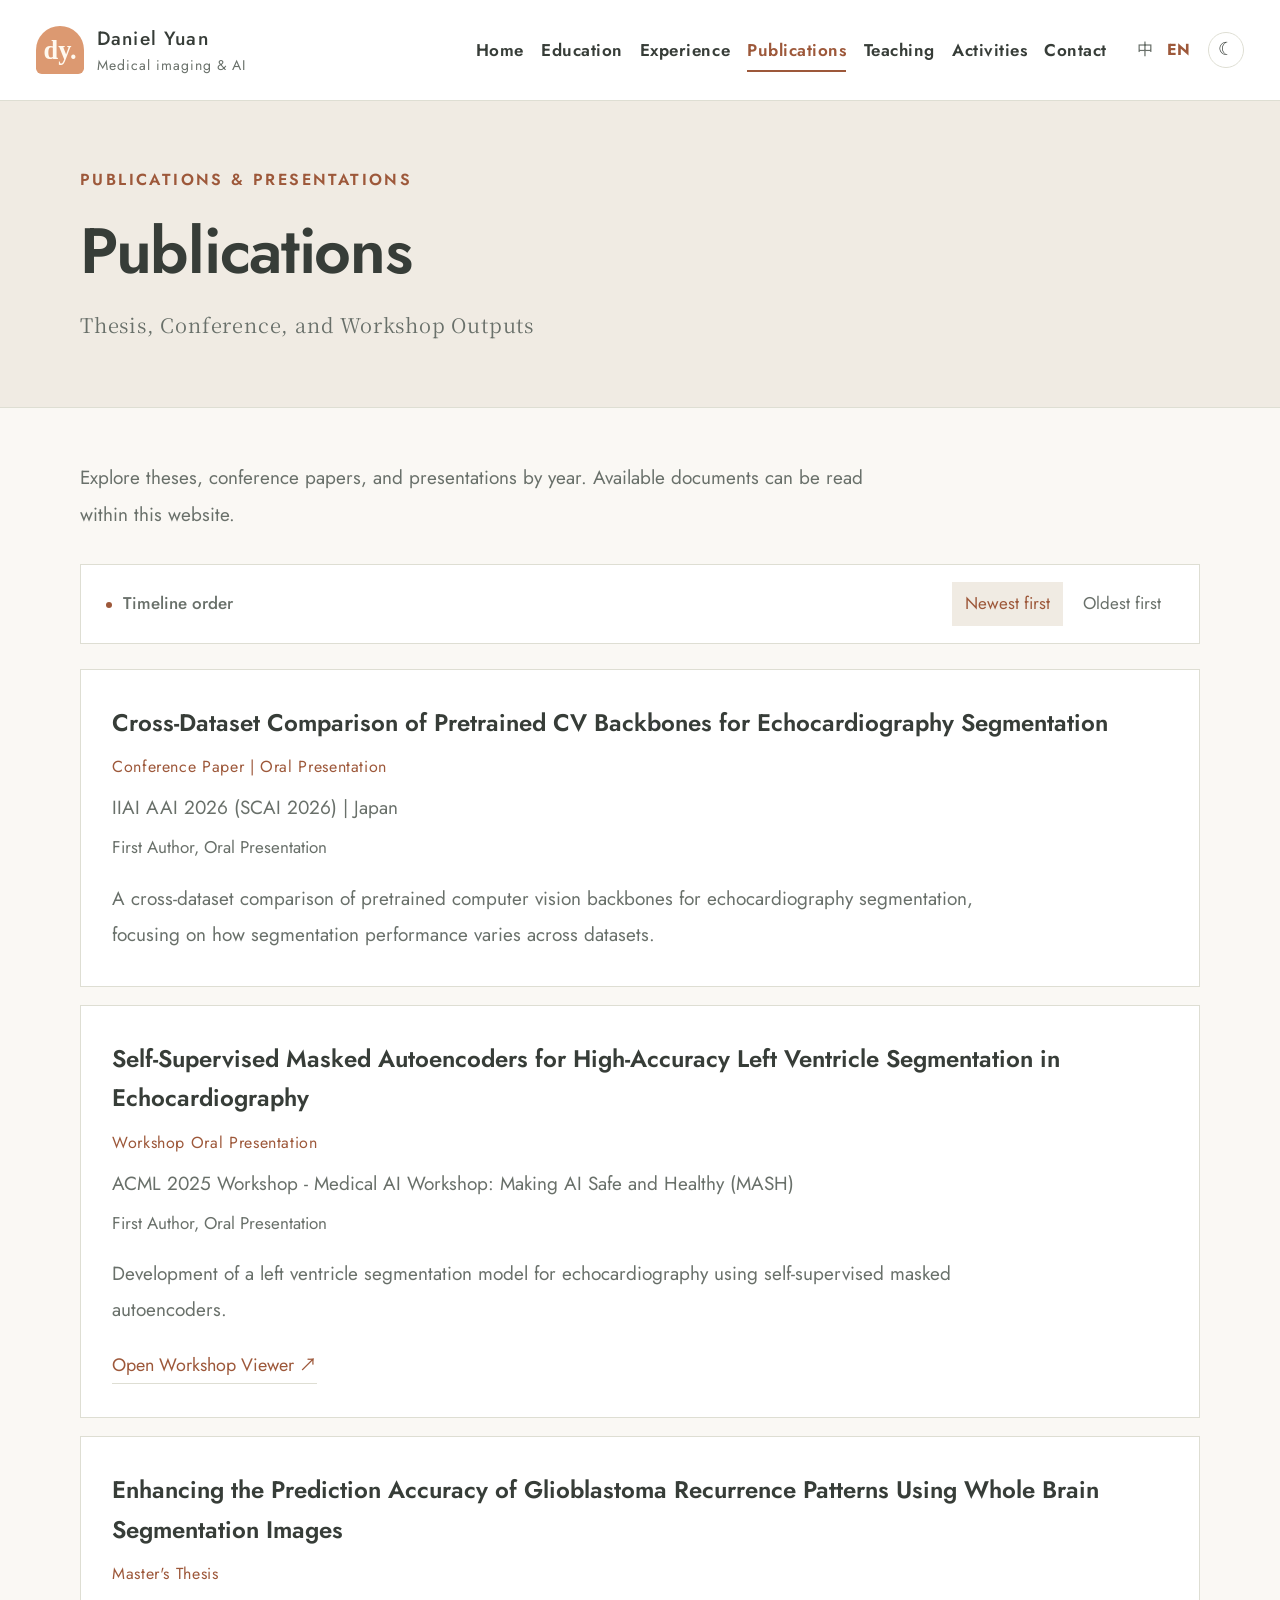
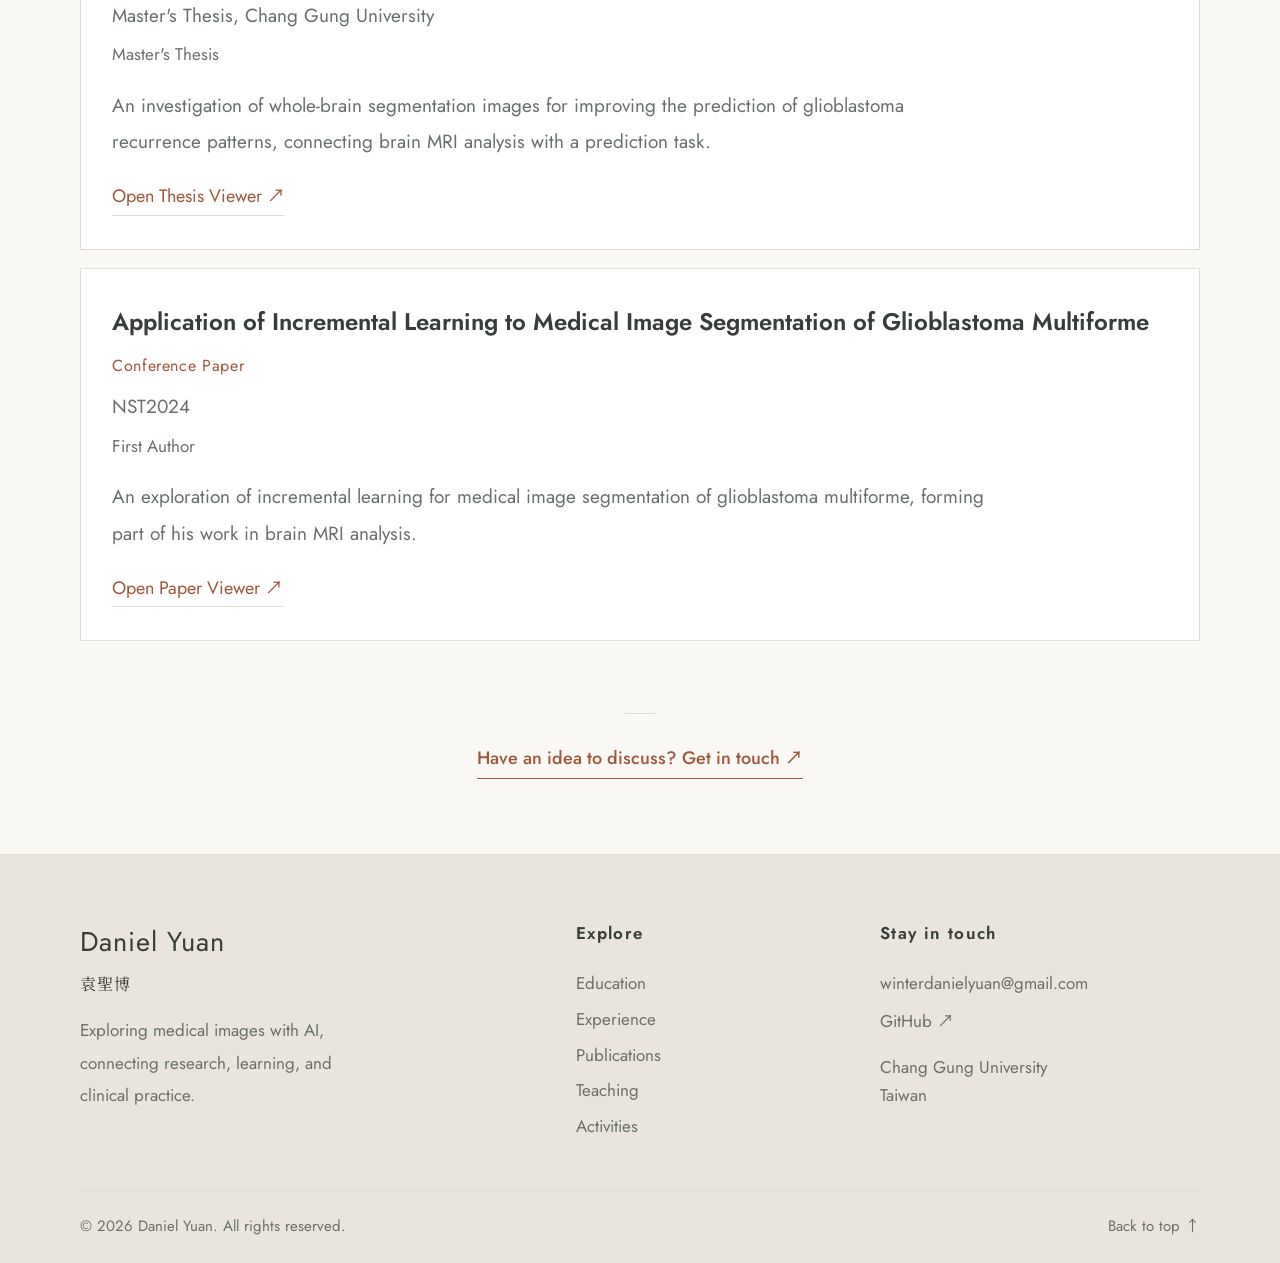
<file: publications.html>
<!doctype html>
<html lang="zh-Hant">
<head>
  <meta charset="UTF-8">
  <meta name="viewport" content="width=device-width, initial-scale=1.0">
  <meta name="description" content="Daniel Yuan / 袁聖博. Medical imaging and artificial intelligence research at Chang Gung University.">
  <title>Daniel Yuan | Academic Profile</title>
  <link rel="preconnect" href="https://fonts.googleapis.com">
  <link rel="preconnect" href="https://fonts.gstatic.com" crossorigin>
  <link href="https://fonts.googleapis.com/css2?family=Jost:wght@400;500;600;700&family=Noto+Sans+TC:wght@400;500;600;700;900&family=Noto+Serif+TC:wght@400;600;700&display=swap" rel="stylesheet">
  <script src="theme-init.js"></script>
  <link rel="stylesheet" href="styles.css">
</head>
<body class="inner-page" data-lang="zh" data-page="publications">
  <a class="skip-link" href="#main" data-copy="skip">跳至主要內容</a>
  <div class="cursor-glow" aria-hidden="true"></div>
  <header class="site-header">
    <div class="header-inner">
      <a class="brand" href="index.html" aria-label="Daniel Yuan home">
        <span class="brand-mark" aria-hidden="true">dy.</span>
        <span class="brand-type"><strong>Daniel Yuan</strong><small data-copy="brandSubtitle">醫學影像・人工智慧</small></span>
      </a>
      <nav id="site-nav" class="nav" aria-label="Main navigation">
        <a id="nav-about" href="index.html">首頁</a>
        <a id="nav-education" href="education.html">學歷</a>
        <a id="nav-experience" href="experience.html">經歷</a>
        <a id="nav-publications" href="publications.html">學術成果</a>
        <a id="nav-teaching" href="teaching.html">教學助理</a>
        <a id="nav-activities" href="activities.html">社團參與</a>
        <a id="nav-contact" href="contact.html">聯絡</a>
      </nav>
      <div class="header-controls">
        <div class="lang-switch" role="group" aria-label="Language"><button class="lang-toggle" data-set-lang="zh" type="button">中</button><button class="lang-toggle" data-set-lang="en" type="button">EN</button></div>
        <button class="theme-toggle" data-theme-toggle type="button" aria-label="切換至夜間模式"><span class="theme-icon" aria-hidden="true">☾</span></button>
        <button class="menu-toggle" type="button" aria-controls="site-nav" aria-expanded="false" aria-label="開啟選單"><span></span><span></span></button>
      </div>
    </div>
  </header>

  <main id="main" tabindex="-1">
    <section class="page-banner"><div class="shell page-banner-inner"><div class="reveal"><p class="eyebrow">PUBLICATIONS & PRESENTATIONS</p><h1 id="publications-tag" class="page-title"></h1><p id="publications-title" class="page-subtitle"></p></div></div></section>
    <section id="publications" class="section shell page-content"><p id="publications-summary" class="section-copy reveal"></p><div class="timeline-toolbar reveal" data-sort-toolbar><span class="timeline-toolbar-label" data-sort-label>時間排序</span><div class="sort-switch" data-sort-group role="group"><button class="sort-option" data-sort-order="desc" type="button">由新到舊</button><button class="sort-option" data-sort-order="asc" type="button">由舊到新</button></div></div><div id="publications-list" class="timeline-list"></div></section>
    <section class="page-end shell reveal"><span class="end-dash" aria-hidden="true"></span><a class="text-link" href="contact.html" data-copy="pageEnd">有想法想交流？與我聯絡 ↗</a></section>
  </main>
  <footer class="site-footer">
    <div class="footer-grid shell">
      <div class="footer-about"><a class="footer-name" href="index.html">Daniel Yuan<span>袁聖博</span></a><p data-copy="footerNote">以人工智慧探索醫學影像，持續學習，連結研究與臨床。</p></div>
      <div><p class="footer-label" data-copy="footerExplore">探索網站</p><nav class="footer-nav" aria-label="Footer"><a data-footer-nav="education" href="education.html">學歷</a><a data-footer-nav="experience" href="experience.html">經歷</a><a data-footer-nav="publications" href="publications.html">學術成果</a><a data-footer-nav="teaching" href="teaching.html">教學助理</a><a data-footer-nav="activities" href="activities.html">社團參與</a></nav></div>
      <div><p class="footer-label" data-copy="footerContact">保持聯繫</p><a data-site-email href="mailto:winterdanielyuan@gmail.com">winterdanielyuan@gmail.com</a><a data-site-github href="https://github.com/winterbelieve">GitHub ↗</a><p class="footer-affiliation">Chang Gung University<br>Taiwan</p></div>
    </div>
    <div class="footer-bottom shell"><p id="footer-text"></p><a href="#main" data-copy="backTop">回到頂端 ↑</a></div>
  </footer>
  <script src="script.js"></script>

</body>
</html>
</file>
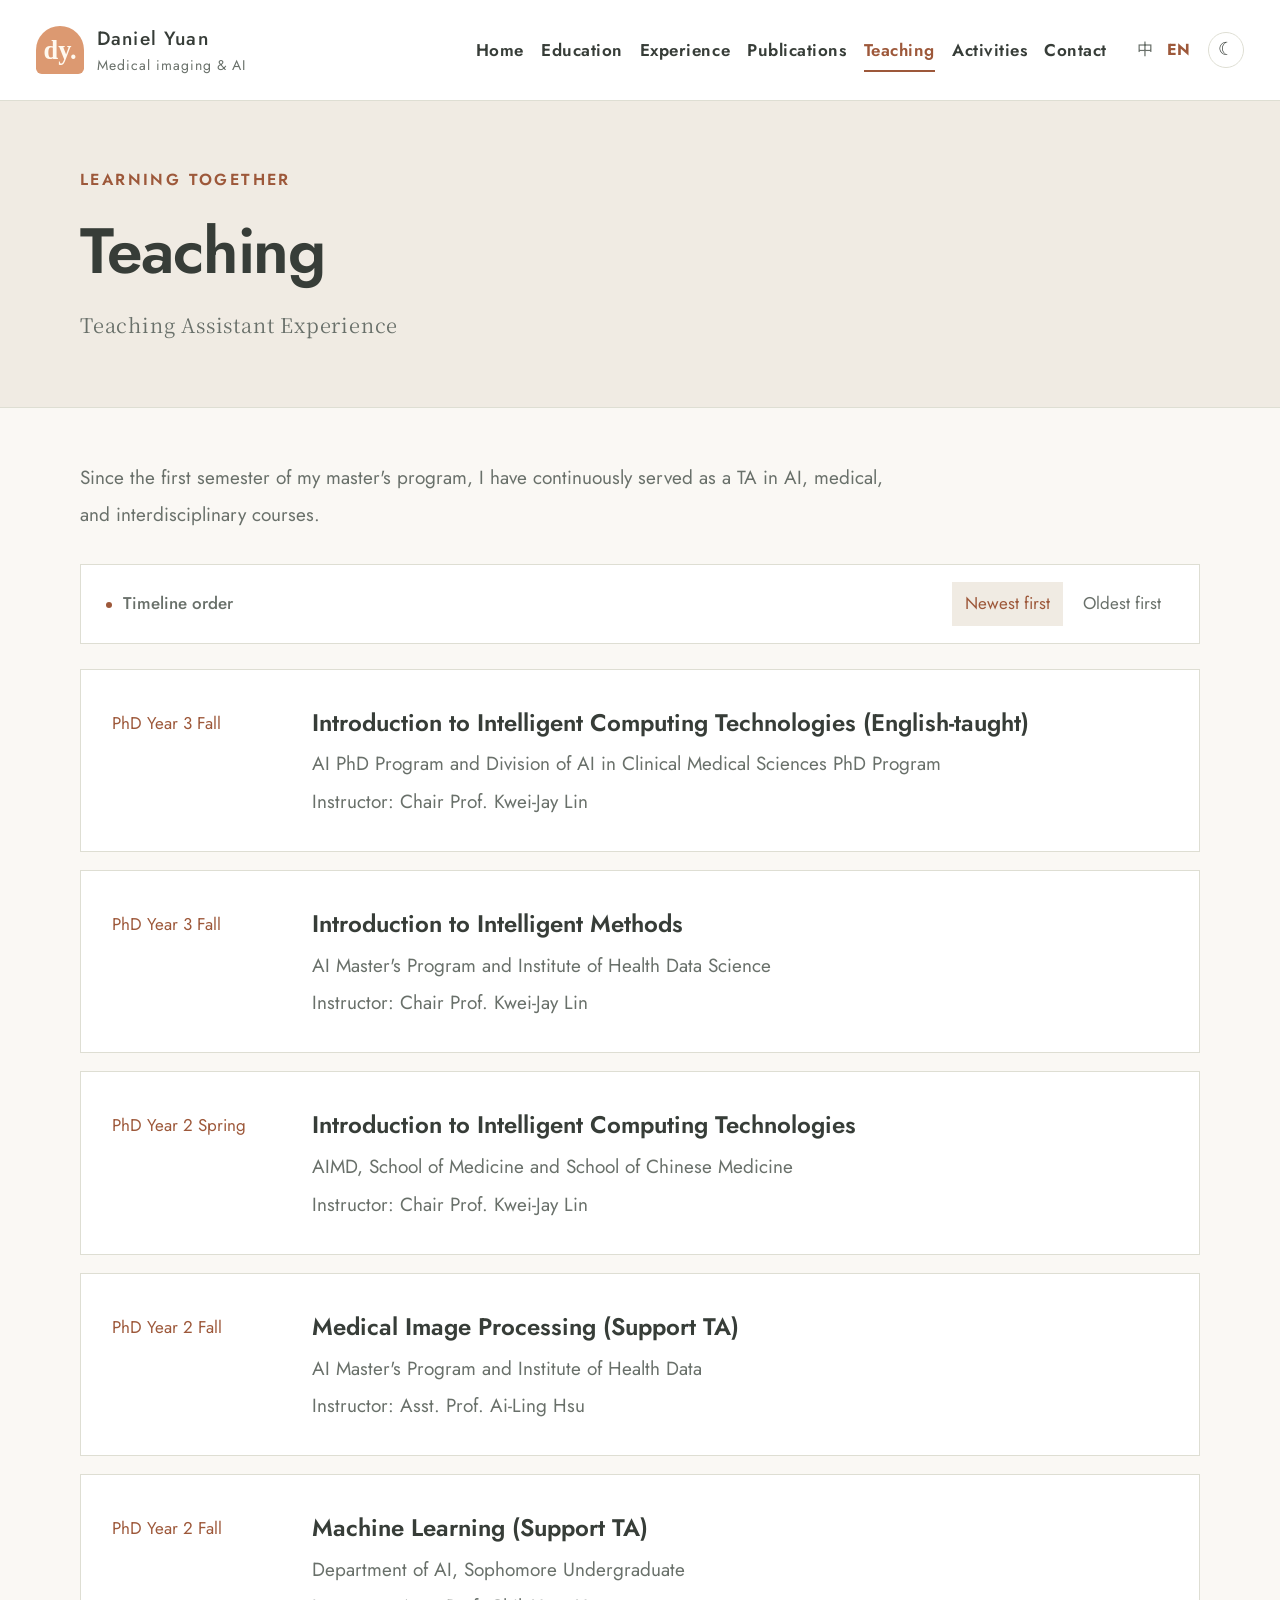
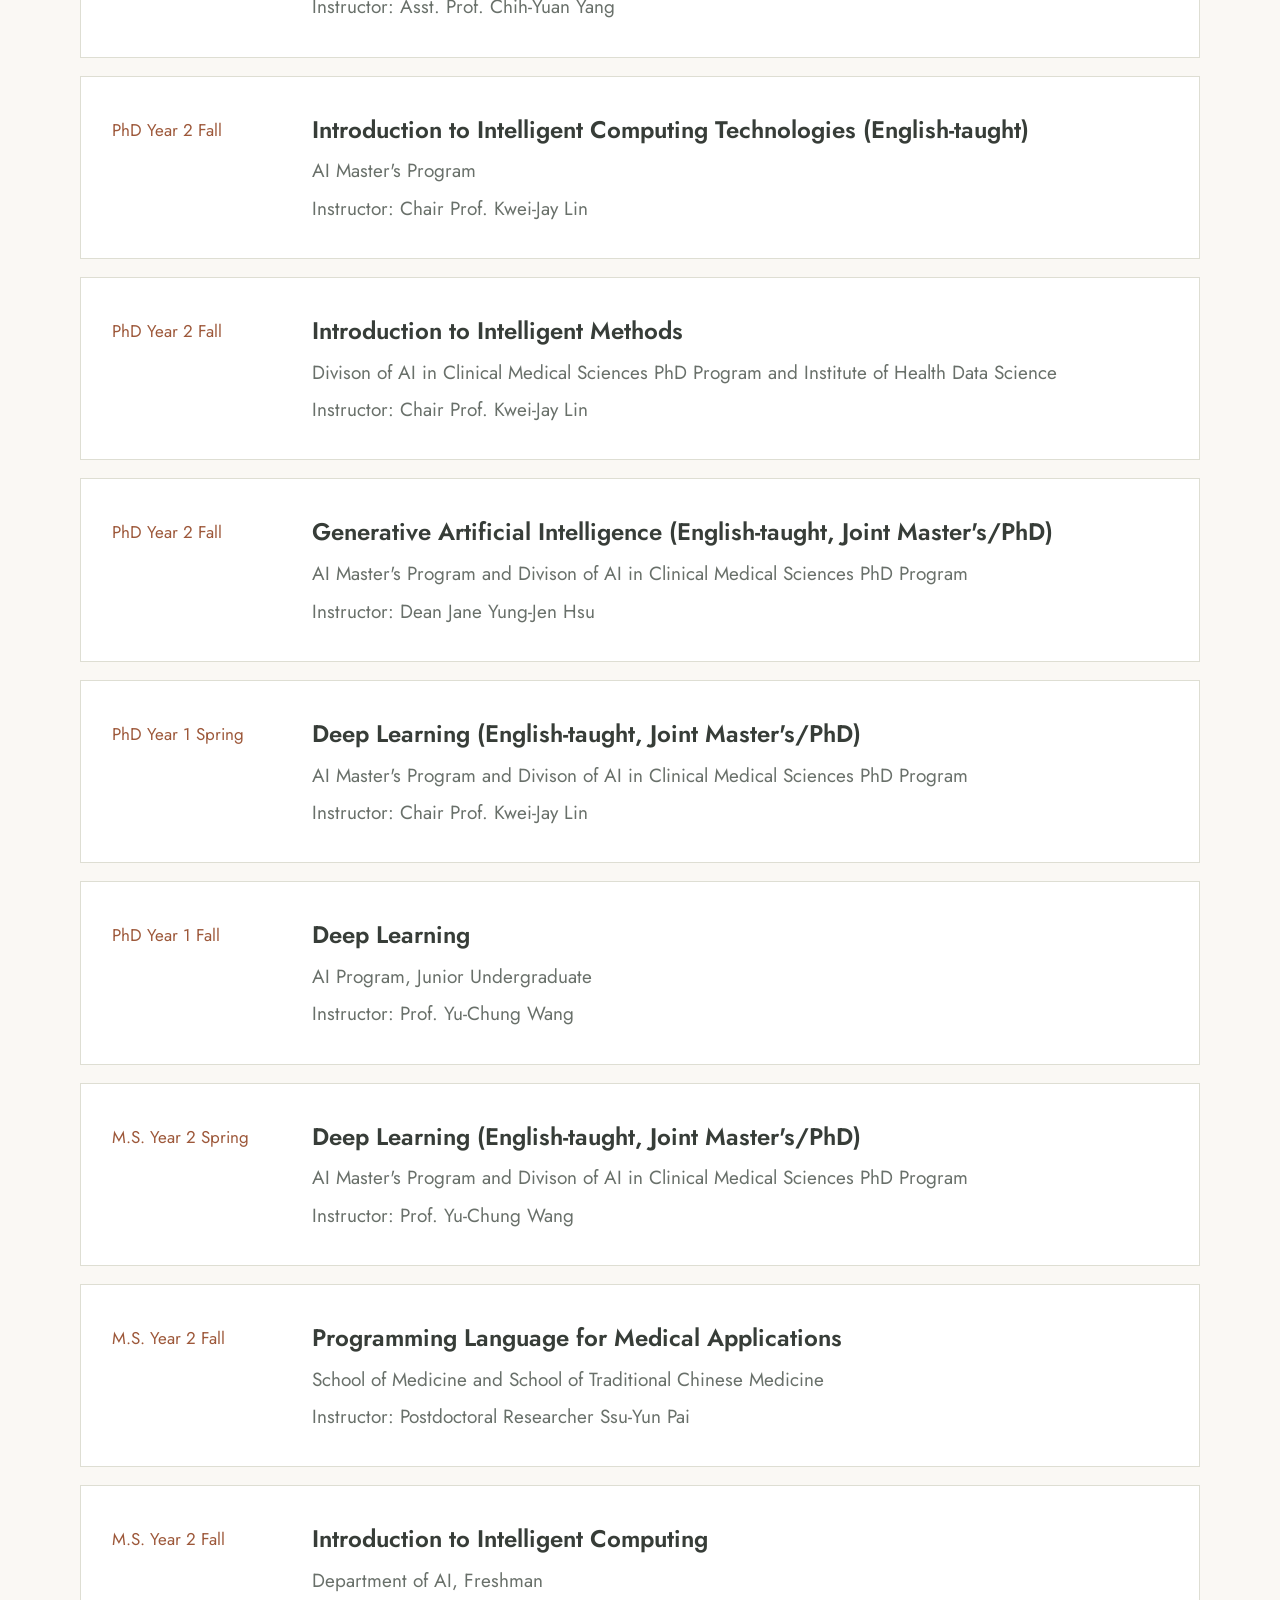
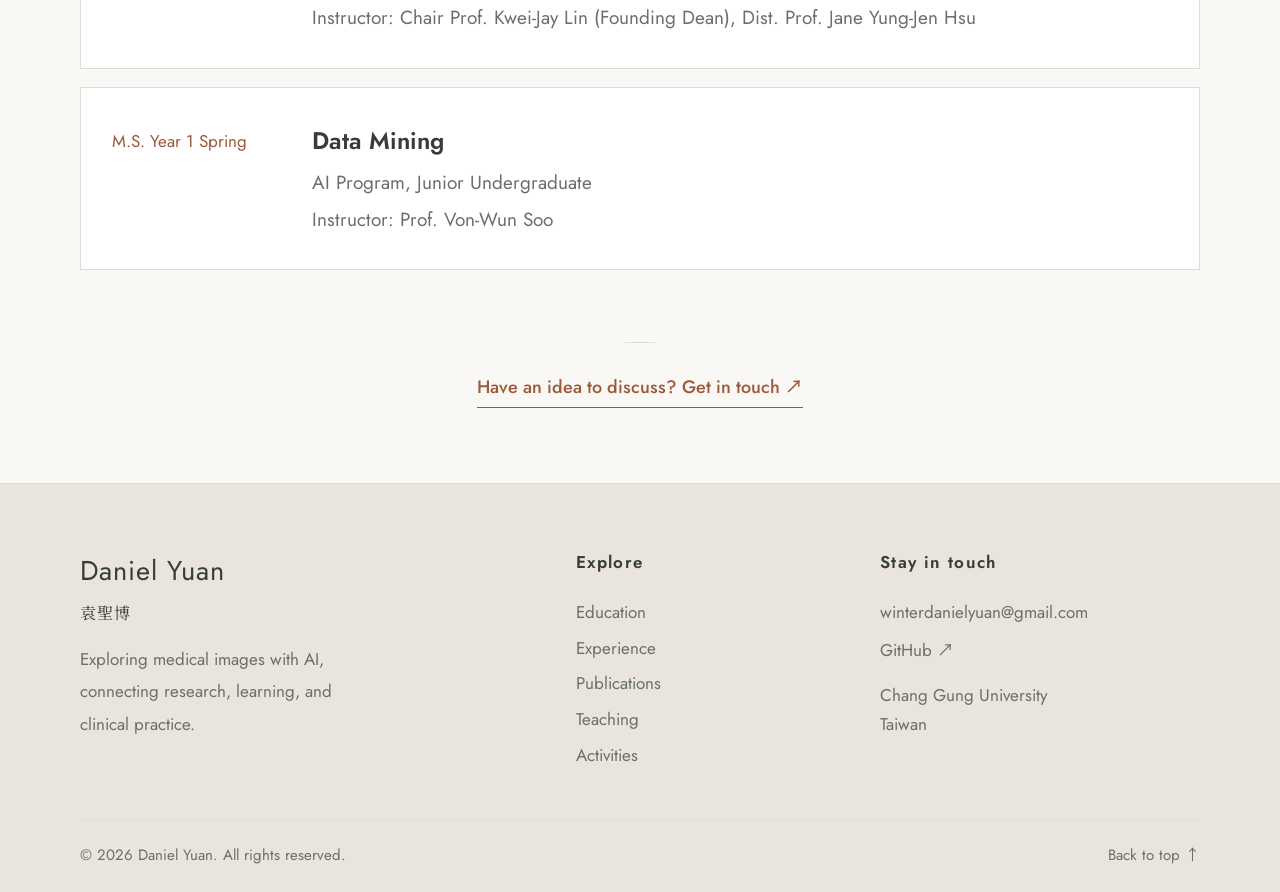
<file: teaching.html>
<!doctype html>
<html lang="zh-Hant">
<head>
  <meta charset="UTF-8">
  <meta name="viewport" content="width=device-width, initial-scale=1.0">
  <meta name="description" content="Daniel Yuan / 袁聖博. Medical imaging and artificial intelligence research at Chang Gung University.">
  <title>Daniel Yuan | Academic Profile</title>
  <link rel="preconnect" href="https://fonts.googleapis.com">
  <link rel="preconnect" href="https://fonts.gstatic.com" crossorigin>
  <link href="https://fonts.googleapis.com/css2?family=Jost:wght@400;500;600;700&family=Noto+Sans+TC:wght@400;500;600;700;900&family=Noto+Serif+TC:wght@400;600;700&display=swap" rel="stylesheet">
  <script src="theme-init.js"></script>
  <link rel="stylesheet" href="styles.css">
</head>
<body class="inner-page" data-lang="zh" data-page="teaching">
  <a class="skip-link" href="#main" data-copy="skip">跳至主要內容</a>
  <div class="cursor-glow" aria-hidden="true"></div>
  <header class="site-header">
    <div class="header-inner">
      <a class="brand" href="index.html" aria-label="Daniel Yuan home">
        <span class="brand-mark" aria-hidden="true">dy.</span>
        <span class="brand-type"><strong>Daniel Yuan</strong><small data-copy="brandSubtitle">醫學影像・人工智慧</small></span>
      </a>
      <nav id="site-nav" class="nav" aria-label="Main navigation">
        <a id="nav-about" href="index.html">首頁</a>
        <a id="nav-education" href="education.html">學歷</a>
        <a id="nav-experience" href="experience.html">經歷</a>
        <a id="nav-publications" href="publications.html">學術成果</a>
        <a id="nav-teaching" href="teaching.html">教學助理</a>
        <a id="nav-activities" href="activities.html">社團參與</a>
        <a id="nav-contact" href="contact.html">聯絡</a>
      </nav>
      <div class="header-controls">
        <div class="lang-switch" role="group" aria-label="Language"><button class="lang-toggle" data-set-lang="zh" type="button">中</button><button class="lang-toggle" data-set-lang="en" type="button">EN</button></div>
        <button class="theme-toggle" data-theme-toggle type="button" aria-label="切換至夜間模式"><span class="theme-icon" aria-hidden="true">☾</span></button>
        <button class="menu-toggle" type="button" aria-controls="site-nav" aria-expanded="false" aria-label="開啟選單"><span></span><span></span></button>
      </div>
    </div>
  </header>

  <main id="main" tabindex="-1">
    <section class="page-banner"><div class="shell page-banner-inner"><div class="reveal"><p class="eyebrow">LEARNING TOGETHER</p><h1 id="teaching-tag" class="page-title"></h1><p id="teaching-title" class="page-subtitle"></p></div></div></section>
    <section id="teaching" class="section shell page-content"><p id="teaching-summary" class="section-copy reveal"></p><div class="timeline-toolbar reveal" data-sort-toolbar><span class="timeline-toolbar-label" data-sort-label>時間排序</span><div class="sort-switch" data-sort-group role="group"><button class="sort-option" data-sort-order="desc" type="button">由新到舊</button><button class="sort-option" data-sort-order="asc" type="button">由舊到新</button></div></div><div id="teaching-list" class="teaching-list"></div></section>
    <section class="page-end shell reveal"><span class="end-dash" aria-hidden="true"></span><a class="text-link" href="contact.html" data-copy="pageEnd">有想法想交流？與我聯絡 ↗</a></section>
  </main>
  <footer class="site-footer">
    <div class="footer-grid shell">
      <div class="footer-about"><a class="footer-name" href="index.html">Daniel Yuan<span>袁聖博</span></a><p data-copy="footerNote">以人工智慧探索醫學影像，持續學習，連結研究與臨床。</p></div>
      <div><p class="footer-label" data-copy="footerExplore">探索網站</p><nav class="footer-nav" aria-label="Footer"><a data-footer-nav="education" href="education.html">學歷</a><a data-footer-nav="experience" href="experience.html">經歷</a><a data-footer-nav="publications" href="publications.html">學術成果</a><a data-footer-nav="teaching" href="teaching.html">教學助理</a><a data-footer-nav="activities" href="activities.html">社團參與</a></nav></div>
      <div><p class="footer-label" data-copy="footerContact">保持聯繫</p><a data-site-email href="mailto:winterdanielyuan@gmail.com">winterdanielyuan@gmail.com</a><a data-site-github href="https://github.com/winterbelieve">GitHub ↗</a><p class="footer-affiliation">Chang Gung University<br>Taiwan</p></div>
    </div>
    <div class="footer-bottom shell"><p id="footer-text"></p><a href="#main" data-copy="backTop">回到頂端 ↑</a></div>
  </footer>
  <script src="script.js"></script>

</body>
</html>
</file>
<file: styles.css>
:root {
  color-scheme: light;
  --bg: #faf8f4;
  --paper: #ffffff;
  --soft: #f0ebe3;
  --sand: #dbcdc0;
  --ink: #373d38;
  --muted: #69706a;
  --line: #deded3;
  --accent: #9d583a;
  --accent-hover: #804229;
  --olive: #4c6252;
  --hero: #344d45;
  --hero-ink: #faf9f2;
  --hero-art-opacity: .78;
  --hero-shade: rgba(34, 49, 43, .46);
  --header-bg: rgba(255, 255, 255, .95);
  --footer-bg: #e9e5dc;
  --cursor-glow: rgba(222, 154, 114, .21);
  --shadow: 0 16px 44px rgba(60, 59, 44, .07);
  --display: "Noto Sans TC", sans-serif;
  --body: "Jost", "Noto Sans TC", sans-serif;
  --serif: "Noto Serif TC", Georgia, serif;
  --text-reading: 1.25rem;
  --text-body: 1.1875rem;
  --text-detail: 1.0625rem;
  --text-label: 1rem;
}
html[data-theme="dark"] {
  color-scheme: dark;
  --bg: #202923;
  --paper: #28342c;
  --soft: #303b32;
  --sand: #465144;
  --ink: #f0eee3;
  --muted: #bdc4b8;
  --line: #4a564a;
  --accent: #e6ad88;
  --accent-hover: #f4c5a5;
  --olive: #adc0a7;
  --hero: #16261e;
  --hero-art-opacity: .68;
  --hero-shade: rgba(11, 24, 16, .55);
  --header-bg: rgba(28, 39, 31, .96);
  --footer-bg: #172119;
  --cursor-glow: rgba(236, 170, 120, .15);
  --shadow: 0 16px 44px rgba(0, 0, 0, .12);
}
*, *::before, *::after { box-sizing: border-box; }
html { scroll-behavior: smooth; scroll-padding-top: 110px; }
body { margin: 0; background: var(--bg); color: var(--ink); font-family: var(--body); font-size: var(--text-body); line-height: 1.7; -webkit-font-smoothing: antialiased; }
body.is-locked { overflow: hidden; }
a { color: inherit; text-decoration: none; }
button { font: inherit; cursor: pointer; }
img, svg { max-width: 100%; }
button, a { -webkit-tap-highlight-color: transparent; }
:focus-visible { outline: 2px solid var(--accent); outline-offset: 5px; }
[hidden] { display: none !important; }
::selection { color: var(--paper); background: var(--accent); }
.shell { width: min(1120px, calc(100% - 96px)); margin-inline: auto; }
.section { padding-block: 100px; }
.eyebrow, .tag { margin: 0 0 18px; color: var(--accent); font-family: "Jost", "Noto Sans TC", sans-serif; font-size: var(--text-label); font-weight: 600; letter-spacing: .15em; text-transform: uppercase; }
h1, h2, h3, p { overflow-wrap: break-word; }
.skip-link { position: fixed; top: 8px; left: 8px; z-index: 40; padding: 10px 18px; background: var(--paper); transform: translateY(-180%); }
.skip-link:focus { transform: translateY(0); }
.cursor-glow { position: fixed; width: 330px; height: 330px; z-index: 8; border-radius: 50%; background: radial-gradient(circle, var(--cursor-glow), transparent 69%); filter: blur(6px); transform: translate(-50%, -50%); pointer-events: none; opacity: 0; transition: opacity 180ms ease; }
.site-header { position: sticky; top: 0; z-index: 20; background: var(--header-bg); border-bottom: 1px solid var(--line); backdrop-filter: blur(16px); }
.header-inner { max-width: 1440px; margin: auto; min-height: 100px; padding: 16px 36px; display: flex; gap: 24px; align-items: center; }
.brand { display: flex; flex-shrink: 0; align-items: center; gap: 13px; }
.brand-mark, .intro-mark { display: grid; place-items: center; width: 48px; height: 48px; background: #dc9971; border-radius: 50% 50% 12% 12%; color: #fff9ef; font-family: Georgia, serif; font-weight: 700; font-size: 1.65rem; line-height: 1; }
.brand-type strong { display: block; font-family: "Jost", sans-serif; font-size: 1.2rem; font-weight: 500; letter-spacing: .06em; }
.brand-type small { display: block; color: var(--muted); font-size: .875rem; letter-spacing: .07em; }
.nav { margin-left: auto; display: flex; align-items: center; gap: clamp(12px, 1.35vw, 22px); }
.nav a { white-space: nowrap; font-size: var(--text-detail); font-weight: 600; letter-spacing: .03em; position: relative; padding-block: 8px; }
.nav a::after { content: ""; position: absolute; bottom: 0; left: 0; width: 100%; height: 2px; background: var(--accent); transform: scaleX(0); transform-origin: left; transition: transform 200ms ease; }
.nav a:hover::after, .nav a.is-current::after { transform: scaleX(1); }
.nav a.is-current { color: var(--accent); }
.header-controls { display: flex; align-items: center; gap: 12px; flex-shrink: 0; }
.lang-switch { display: flex; gap: 2px; }
.lang-toggle { border: 0; background: transparent; color: var(--muted); padding: 5px 6px; font-size: var(--text-label); min-height: 40px; }
.lang-toggle.is-active { color: var(--accent); font-weight: 700; }
.theme-toggle { width: 36px; height: 36px; border: 1px solid var(--line); border-radius: 50%; color: var(--ink); background: transparent; display: inline-flex; align-items: center; justify-content: center; gap: 7px; }
.theme-icon { font-size: 1.1rem; line-height: 1; }
.menu-toggle { display: none; width: 36px; height: 36px; background: transparent; border: 0; padding: 7px; }
.menu-toggle span { display: block; height: 1.5px; background: var(--ink); margin: 6px 0; transition: transform 200ms ease; }
.menu-toggle[aria-expanded="true"] span:first-child { transform: translateY(3.75px) rotate(45deg); }
.menu-toggle[aria-expanded="true"] span:last-child { transform: translateY(-3.75px) rotate(-45deg); }
.hero { position: relative; isolation: isolate; min-height: 560px; background: var(--hero); color: var(--hero-ink); overflow: hidden; }
.hero-art { position: absolute; inset: 0; z-index: -2; background: url("assets/research-atlas.svg") center / cover no-repeat; opacity: var(--hero-art-opacity); animation: atlas-in 1.6s ease-out both; }
.hero::after { content: ""; position: absolute; inset: 0; z-index: -1; background: linear-gradient(90deg, var(--hero-shade) 0%, rgba(30, 49, 42, .08) 80%); }
.hero-content { position: relative; padding-top: 69px; padding-bottom: 92px; }
.hero .eyebrow { color: #e2c6ad; }
.hero-headline { margin: 0 0 10px; font-family: var(--display); font-size: clamp(3.3rem, 6vw, 5.3rem); font-weight: 900; line-height: 1.27; letter-spacing: .055em; }
body[data-lang="en"] .hero-headline { max-width: 760px; font-family: "Jost", sans-serif; font-size: clamp(3.2rem, 5.8vw, 5.1rem); font-weight: 600; letter-spacing: -.025em; line-height: 1.07; }
.hero-name-secondary { margin: 0 0 25px; font-size: 1.75rem; letter-spacing: .08em; color: #e2c6ad; }
.hero-role { font-size: 1.5rem; font-weight: 500; margin: 0 0 9px; }
.hero-program { font-size: var(--text-detail); max-width: 68ch; color: #ede8d9; margin: 0 0 24px; line-height: 1.8; }
.hero-deck { font-size: var(--text-reading); max-width: 61ch; color: #ede8d9; margin: 0 0 29px; line-height: 1.95; }
.hero-actions { display: flex; flex-wrap: wrap; align-items: center; gap: 18px 28px; }
.hero-contact { font-size: var(--text-body); padding-block: 9px; border-bottom: 1px solid #a8b7a6; }
.hero-scroll { position: absolute; right: 0; bottom: 88px; font-size: var(--text-label); color: #e0d9c6; letter-spacing: .09em; }
.btn { min-height: 48px; display: inline-flex; align-items: center; justify-content: center; border: 1px solid transparent; padding: 10px 27px; font-size: 1.125rem; font-weight: 500; letter-spacing: .05em; transition: background 200ms ease, transform 200ms ease; }
.btn:hover { transform: translateY(-2px); }
.btn-primary { background: var(--accent); color: var(--bg); }
.btn-primary:hover { background: var(--accent-hover); }
.btn-light { background: #f5f0e6; color: #3e4b3e; }
.btn-secondary { color: var(--ink); background: var(--paper); border-color: var(--line); }
.btn:disabled { cursor: not-allowed; opacity: .4; transform: none; }
.identity-band { position: relative; z-index: 2; margin-top: -38px; padding: 29px 40px; background: var(--sand); display: grid; grid-template-columns: 190px 1fr auto; align-items: center; gap: 27px; }
.identity-name { border-right: 1px solid color-mix(in srgb, var(--ink) 18%, transparent); }
.identity-name h2 { margin: 0; font-family: var(--serif); font-weight: 600; letter-spacing: .06em; font-size: 1.9rem; line-height: 1.5; }
.identity-name p { font-size: var(--text-detail); margin: 0; letter-spacing: .06em; color: var(--muted); }
body[data-lang="en"] .identity-name h2 { font-family: "Jost", sans-serif; font-size: 1.5rem; }
.identity-detail p { margin: 0; font-size: var(--text-body); }
.identity-detail p:first-child { font-weight: 600; }
.identity-detail p:last-child { font-size: var(--text-detail); color: var(--muted); margin-top: 6px; }
.identity-seal { border: 1px solid var(--olive); color: var(--olive); border-radius: 50%; width: 75px; height: 75px; display: grid; place-content: center; text-align: center; font-size: .54rem; letter-spacing: .11em; line-height: 1.5; transform: rotate(-10deg); }
.section-head h2 { font-family: var(--display); font-size: clamp(1.8rem, 3vw, 2.6rem); margin: 0; line-height: 1.5; font-weight: 700; letter-spacing: .04em; }
body[data-lang="en"] .section-head h2 { font-family: "Jost", sans-serif; letter-spacing: -.01em; line-height: 1.25; font-weight: 500; }
.section-rule { display: block; width: 42px; height: 2px; background: var(--accent); margin-top: 23px; }
.section-head.centered { text-align: center; }
.section-deck { margin-top: 17px; font-size: var(--text-body); color: var(--muted); }
.section-head.horizontal { display: flex; justify-content: space-between; align-items: end; gap: 24px; }
.about-body { display: grid; grid-template-columns: minmax(0, 2.35fr) minmax(200px, .7fr); gap: 60px; margin-top: 37px; }
.lead { margin: 0; color: var(--muted); font-size: var(--text-reading); line-height: 2.05; text-align: justify; }
.about-aside { align-self: start; padding-left: 30px; border-left: 1px solid var(--line); font-family: var(--serif); font-size: 1.25rem; line-height: 1.85; }
.about-aside .eyebrow { line-height: 1.8; }
.text-link { display: inline-block; color: var(--accent); font-family: var(--body); font-size: 1.125rem; font-weight: 500; padding-bottom: 4px; border-bottom: 1px solid var(--accent); transition: color 200ms ease; }
.text-link:hover { color: var(--accent-hover); }
.research-section { background: var(--soft); }
.research-grid { display: grid; grid-template-columns: repeat(3, minmax(0, 1fr)); gap: 34px; margin-top: 49px; }
.research-card { padding: 0 9px; display: flex; flex-direction: column; min-width: 0; }
.research-visual { margin: 0; }
.research-figure { aspect-ratio: 1.25; background: var(--paper); border: 1px solid var(--line); border-radius: 48% 48% 2px 2px; color: var(--olive); display: grid; place-items: center; position: relative; overflow: hidden; }
.research-figure--dataset { border-radius: 4px; background: #050706; padding: 14px; }
.research-figure--dataset img { width: 100%; height: 100%; min-height: 0; object-fit: contain; display: block; }
.research-figure--project { padding: 31px 18px 23px; align-content: center; gap: 15px; text-align: center; background: radial-gradient(ellipse at bottom, var(--sand), var(--paper) 78%); }
.project-wordmark { font-size: var(--text-label); letter-spacing: .09em; }
.research-figure--project strong { font-family: "Jost", sans-serif; font-size: clamp(1.5rem, 2.7vw, 2.1rem); font-weight: 500; line-height: 1.15; color: var(--ink); }
.project-topics { display: flex; flex-wrap: wrap; justify-content: center; gap: 4px 12px; font-size: var(--text-label); }
.research-card h3 { font-size: 1.5rem; margin: 24px 0 5px; font-weight: 600; }
.research-card .research-label { font-size: var(--text-label); letter-spacing: .1em; color: var(--accent); margin: 0 0 12px; text-transform: uppercase; }
.research-card p { margin: 0; color: var(--muted); font-size: var(--text-body); line-height: 1.9; }
.research-description { text-align: justify; text-align-last: start; hyphens: auto; }
.research-topics { padding-left: 20px; margin: 18px 0 24px; color: var(--muted); font-size: var(--text-detail); display: grid; gap: 8px; }
.research-link { align-self: start; margin-top: auto; }
.dataset-disclaimer { margin: 44px 0 20px; color: var(--muted); font-size: var(--text-detail); line-height: 1.9; }
.dataset-sources { border-block: 1px solid var(--line); font-size: var(--text-detail); scroll-margin-top: 20px; }
.dataset-sources summary { cursor: pointer; padding-block: 19px; font-weight: 500; }
.dataset-source-notes { display: grid; grid-template-columns: repeat(2, minmax(0, 1fr)); gap: 30px; padding: 10px 0 25px; }
.dataset-source-notes article { min-width: 0; }
.dataset-source-notes h3 { margin: 0 0 9px; font-size: 1.3rem; font-weight: 500; }
.dataset-source-notes p { color: var(--muted); line-height: 1.85; text-align: justify; text-align-last: start; hyphens: auto; }
.dataset-source-notes .source-subject { color: var(--ink); }
.source-citation { font-style: italic; }
.source-links { display: flex; flex-wrap: wrap; gap: 12px 20px; }
.source-links a, .source-record { color: var(--accent); text-decoration: underline; text-underline-offset: 4px; }
.source-record { grid-column: 1 / -1; justify-self: start; }
.project-source-note { grid-column: 1 / -1; border-top: 1px solid var(--line); padding-top: 22px; }
.project-source-note p { margin-bottom: 0; }
.selected-list { margin-top: 37px; }
.selected-item { display: grid; grid-template-columns: 90px minmax(0, 1fr) 130px; padding: 30px 0; gap: 28px; border-top: 1px solid var(--line); align-items: start; }
.selected-year { font-size: 1.8rem; font-family: var(--serif); color: var(--accent); }
.selected-item h3 { margin: 6px 0 10px; font-family: "Jost", "Noto Sans TC", sans-serif; font-size: 1.5rem; line-height: 1.55; font-weight: 500; }
.selected-item p { color: var(--muted); margin: 0; font-size: var(--text-detail); }
.selected-item > a { align-self: center; font-size: var(--text-detail); text-align: right; color: var(--accent); }
.hero-metrics { display: grid; grid-template-columns: repeat(3, 1fr); margin-top: 32px; padding: 32px 0; border-block: 1px solid var(--line); }
.metric { text-align: center; padding: 7px 20px; border-right: 1px solid var(--line); }
.metric:last-child { border: 0; }
.metric h3 { font-family: var(--serif); font-size: 2.5rem; font-weight: 400; line-height: 1.2; margin: 0; color: var(--accent); }
.metric p { font-size: var(--text-detail); margin: 11px 0 0; color: var(--muted); }
.journey-section { padding-top: 0; }
.journey-grid { display: grid; grid-template-columns: repeat(3, 1fr); margin-top: 36px; gap: 24px; }
.journey-card { padding: 31px 26px; border: 1px solid var(--line); background: var(--paper); position: relative; transition: transform 220ms ease, border-color 220ms ease; }
.journey-card:hover { transform: translateY(-4px); border-color: var(--accent); }
.journey-card > span { font-size: var(--text-label); letter-spacing: .12em; color: var(--accent); }
.journey-card h3 { margin: 19px 0 8px; font-size: 1.5rem; font-weight: 600; }
.journey-card p { margin: 0; color: var(--muted); font-size: var(--text-body); }
.journey-card .journey-arrow { position: absolute; top: 27px; right: 26px; font-size: 1.1rem; }
.contact-banner { text-align: center; background: var(--sand); }
.contact-banner h2 { font-family: var(--serif); margin: 0 0 29px; font-size: clamp(1.6rem, 3vw, 2.6rem); letter-spacing: .04em; font-weight: 600; line-height: 1.6; }
.page-banner { background: var(--soft); border-bottom: 1px solid var(--line); overflow: hidden; }
.page-banner-inner { padding-block: 65px; display: flex; justify-content: space-between; align-items: center; gap: 24px; position: relative; }
.page-banner .eyebrow { margin-bottom: 15px; }
.page-title { margin: 0; font-family: var(--display); font-weight: 900; letter-spacing: .06em; font-size: clamp(2.8rem, 5vw, 4.3rem); line-height: 1.35; }
body[data-lang="en"] .page-title { font-family: "Jost", sans-serif; font-weight: 600; letter-spacing: -.02em; }
.page-subtitle { margin: 13px 0 0; color: var(--muted); font-family: var(--serif); font-size: var(--text-reading); letter-spacing: .04em; }
.page-content { padding-block: 51px 72px; }
.section-copy { max-width: 75ch; font-size: var(--text-body); color: var(--muted); margin: 0 0 31px; line-height: 1.95; }
.timeline-toolbar { display: flex; align-items: center; justify-content: space-between; gap: 16px; width: 100%; padding: 17px 25px; border: 1px solid var(--line); background: var(--paper); }
.timeline-toolbar-label { font-size: var(--text-detail); font-weight: 500; color: var(--muted); }
.timeline-toolbar-label::before { content: ""; width: 6px; height: 6px; background: var(--accent); display: inline-block; margin-right: 11px; border-radius: 50%; vertical-align: middle; }
.sort-switch { display: flex; gap: 7px; }
.sort-option { border: 0; padding: 6px 13px; min-height: 44px; font-size: var(--text-detail); background: transparent; color: var(--muted); white-space: nowrap; }
.sort-option.is-active { background: var(--soft); color: var(--accent); }
.timeline-list, .teaching-list { display: grid; gap: 18px; margin-top: 25px; }
.timeline-item, .teaching-item { padding: 33px 31px; border: 1px solid var(--line); background: var(--paper); position: relative; transition: border-color 200ms ease; }
.timeline-item:hover, .teaching-item:hover { border-color: color-mix(in srgb, var(--accent) 50%, var(--line)); }
.item-top { display: flex; align-items: baseline; gap: 19px; }
.item-top h3 { margin: 0; font-weight: 600; font-size: 1.5rem; line-height: 1.65; }
.item-sub { margin: 12px 0 0; color: var(--muted); font-size: var(--text-body); }
.item-note { margin: 8px 0 0; color: var(--muted); font-size: var(--text-detail); }
.content-list { margin: 17px 0 0; padding-left: 20px; display: grid; gap: 9px; color: var(--muted); font-size: var(--text-body); line-height: 1.9; }
.paper-type { color: var(--accent); font-size: var(--text-label); margin: 11px 0 0; letter-spacing: .04em; }
.paper-title { font-family: "Jost", "Noto Sans TC", sans-serif; }
.paper-description { margin: 19px 0 0; font-size: var(--text-body); color: var(--muted); max-width: 80ch; line-height: 1.9; }
.paper-links { display: flex; flex-wrap: wrap; gap: 16px; margin-top: 21px; }
.paper-links a { color: var(--accent); font-size: 1.125rem; border-bottom: 1px solid var(--line); padding-bottom: 3px; }
.paper-links a::after { content: " ↗"; }
.is-placeholder { display: none !important; }
.teaching-item { display: grid; grid-template-columns: 170px minmax(0, 1fr); gap: 5px 30px; }
.teaching-term { grid-row: 1 / 4; align-self: start; color: var(--accent); font-size: var(--text-detail); margin: 6px 0 0; }
.teaching-course { margin: 0; font-weight: 600; font-size: 1.5rem; }
.teaching-meta { margin: 0; font-size: var(--text-body); color: var(--muted); }
.clubs-grid { display: grid; grid-template-columns: repeat(3, minmax(0, 1fr)); align-items: start; gap: 25px; margin-top: 25px; }
.club-card { padding: 34px; border: 1px solid var(--line); background: var(--paper); }
.club-card h3 { font-size: 1.5rem; font-family: var(--serif); margin: 0 0 23px; font-weight: 600; }
.club-card-grouped { grid-column: 1 / -1; }
.club-groups { display: grid; grid-template-columns: repeat(2, minmax(0, 1fr)); gap: 28px 36px; }
.club-group { border-top: 1px solid var(--line); padding-top: 18px; min-width: 0; }
.club-group:last-child:nth-child(odd) { grid-column: 1 / -1; }
.club-group h4 { margin: 0 0 14px; font-size: var(--text-detail); font-weight: 600; color: var(--ink); }
.club-list { display: flex; flex-wrap: wrap; list-style: none; gap: 8px; padding: 0; margin: 0; }
.club-list li { border: 1px solid var(--line); padding: 5px 11px; font-size: var(--text-body); color: var(--muted); overflow-wrap: anywhere; max-width: 100%; }
.page-end { text-align: center; padding: 0 0 75px; }
.end-dash { height: 1px; width: 30px; display: block; background: var(--line); margin: 0 auto 28px; }
.contact-section { display: grid; grid-template-columns: .9fr 1.1fr; gap: 80px; padding-block: 80px 120px; }
.contact-intro h2 { font-family: var(--serif); font-size: 2rem; font-weight: 600; margin: 0 0 25px; line-height: 1.65; }
.contact-intro p { color: var(--muted); font-size: var(--text-body); }
.contact-panel { padding: 40px; border: 1px solid var(--line); background: var(--paper); }
.contact-email { display: block; font-family: "Jost", sans-serif; font-size: clamp(1.0625rem, 1.7vw, 1.375rem); border-bottom: 1px solid var(--line); padding-bottom: 20px; overflow-wrap: anywhere; }
.contact-links { display: flex; gap: 24px; margin-top: 21px; font-size: 1.125rem; color: var(--accent); }
.contact-location { margin-top: 42px; display: flex; gap: 12px; align-items: center; }
.location-dot { width: 8px; height: 8px; border-radius: 50%; background: var(--olive); box-shadow: 0 0 0 5px var(--soft); }
.contact-location p { margin: 0; color: var(--muted); font-size: var(--text-detail); line-height: 1.8; }
.site-footer { background: var(--footer-bg); border-top: 1px solid var(--line); padding-top: 64px; }
.footer-grid { display: grid; grid-template-columns: 1.3fr .7fr 1fr; gap: 80px; padding-bottom: 49px; }
.footer-name { font-family: "Jost", sans-serif; font-size: 1.7rem; letter-spacing: .035em; }
.footer-name span { display: block; font-family: var(--serif); font-size: 1rem; margin-top: 5px; }
.footer-about p { color: var(--muted); max-width: 28ch; font-size: var(--text-detail); line-height: 1.9; }
.footer-label { margin: 0 0 21px; font-size: var(--text-detail); font-weight: 600; letter-spacing: .08em; }
.footer-nav { display: grid; gap: 7px; font-size: var(--text-detail); color: var(--muted); }
.footer-grid [data-site-email], .footer-grid [data-site-github] { display: block; font-size: var(--text-detail); color: var(--muted); margin-bottom: 9px; overflow-wrap: anywhere; }
.footer-affiliation { font-size: var(--text-detail); color: var(--muted); margin-top: 17px; }
.footer-bottom { display: flex; justify-content: space-between; gap: 18px; padding-block: 23px; border-top: 1px solid var(--line); color: var(--muted); font-size: .9375rem; }
.footer-bottom p { margin: 0; }
.footer-bottom a { white-space: nowrap; }
.intro { position: fixed; inset: 0; display: grid; place-items: center; z-index: 30; background: color-mix(in srgb, var(--bg) 95%, transparent); backdrop-filter: blur(12px); padding: 20px; transition: opacity 500ms ease, visibility 500ms ease; }
.intro.is-hidden { opacity: 0; visibility: hidden; }
.intro-panel { width: min(600px, 100%); border: 1px solid var(--line); background: var(--paper); padding: 45px 28px; text-align: center; box-shadow: var(--shadow); }
.intro-mark { margin: 0 auto 25px; width: 56px; height: 56px; }
.intro-title { font-family: var(--serif); font-size: clamp(1.9rem, 5vw, 2.4rem); font-weight: 600; line-height: 1.6; margin: 0; }
.intro-copy { white-space: pre-line; color: var(--muted); font-size: var(--text-body); margin: 21px 0 27px; }
.language-choice { display: flex; justify-content: center; gap: 12px; }
.lang-choice { border: 1px solid var(--line); padding: 10px 22px; color: var(--ink); background: var(--paper); font-size: 1.125rem; }
.lang-choice.is-active { border-color: var(--accent); background: var(--soft); color: var(--accent); }
.intro-theme-toggle { width: auto; padding: 10px 16px; height: auto; border: 0; margin: 17px 0; border-radius: 0; font-size: var(--text-detail); }
#enter-btn { display: flex; margin: 0 auto; width: 220px; }
.viewer-heading { padding-top: 50px; }
.viewer-heading .section-head { margin-top: 30px; }
.viewer-heading .eyebrow { margin-bottom: 16px; }
#viewer-title { font-size: clamp(1.2rem, 2.3vw, 1.7rem); line-height: 1.65; max-width: 56ch; font-weight: 600; margin: 0; }
#viewer-meta { margin: 16px 0 28px; }
.viewer-document { padding-bottom: 80px; }
.pdf-reader { width: min(860px, 100%); margin-inline: auto; }
.pdf-toolbar { display: flex; justify-content: flex-end; gap: 12px; margin-bottom: 16px; }
.pdf-fullscreen-btn { gap: 9px; }
.pdf-fullscreen-btn svg { flex-shrink: 0; }
.doc-shell { width: min(860px, 100%); margin: 0 auto; background: var(--soft); border: 1px solid var(--line); padding: 10px; }
.pdf-stage { display: grid; place-items: center; min-height: 260px; padding: 10px; }
.pdf-canvas { display: block; max-width: 100%; height: auto; background: white; }
.pdf-controls { display: flex; flex-wrap: wrap; justify-content: center; align-items: center; gap: 16px 28px; margin-top: 24px; }
.pdf-page-navigation { display: flex; justify-content: center; align-items: center; gap: 16px; }
.pdf-page-indicator { min-width: 110px; text-align: center; font-size: var(--text-detail); }
.pdf-nav-btn { padding: 8px 17px; min-height: 44px; font-size: var(--text-detail); }
.pdf-jump-form { display: flex; align-items: center; gap: 10px; font-size: var(--text-detail); }
.pdf-jump-form label { white-space: nowrap; }
.pdf-page-input { width: 5rem; min-height: 44px; padding: 8px; border: 1px solid var(--line); border-radius: 0; background: var(--paper); color: var(--ink); font: inherit; text-align: center; }
.pdf-page-input:disabled { opacity: .5; }
.pdf-page-input[aria-invalid="true"] { border-color: var(--accent); }
.pdf-jump-error { flex-basis: 100%; margin: 0; text-align: center; font-size: var(--text-detail); color: var(--ink); }
.pdf-loading, .pdf-error { color: var(--muted); text-align: center; font-size: 1.125rem; }
.pdf-error { color: var(--accent); }
.viewer-actions { text-align: center; margin-top: 33px; }
body.is-viewer-expanded { overflow: hidden; }
.pdf-reader.is-expanded { position: fixed; inset: 0; z-index: 40; width: 100%; height: 100vh; height: 100dvh; margin: 0; padding: 20px; display: grid; grid-template-rows: auto minmax(0, 1fr) auto; gap: 16px; background: var(--bg); color: var(--ink); }
.pdf-reader::backdrop { background: var(--bg); }
.pdf-reader.is-expanded .pdf-toolbar { margin: 0; }
.pdf-reader.is-expanded .doc-shell { width: 100%; min-height: 0; height: 100%; overflow: auto; overscroll-behavior: contain; opacity: 1; transform: none; transition: none; }
.pdf-reader.is-expanded .pdf-stage { min-height: 100%; align-content: start; }
.pdf-reader.is-expanded.is-fit-page .pdf-stage { height: 100%; min-height: 0; align-content: center; }
.pdf-reader.is-expanded .pdf-controls { margin: 0; }
.pdf-reader.is-expanded .btn:hover { transform: none; }
.reveal { opacity: 0; transform: translateY(18px); transition: opacity 650ms ease, transform 650ms ease; }
.reveal.in-view { opacity: 1; transform: translateY(0); }
@keyframes atlas-in { from { transform: scale(1.04); } to { transform: scale(1); } }
@media (max-width: 1160px) {
  .header-inner { padding-inline: 28px; gap: 19px; }
  .brand-type small { display: none; }
  .brand-type strong { font-size: 1.05rem; }
  .nav { gap: 12px; }
  .nav a { font-size: var(--text-detail); }
  .header-controls { gap: 6px; }
  .brand { gap: 9px; }
  .menu-toggle { display: block; }
  .header-inner { min-height: 82px; }
  .header-controls { margin-left: auto; gap: 12px; }
  .nav { display: none; position: absolute; top: 100%; left: 0; right: 0; margin: 0; padding: 24px 32px; background: var(--paper); border-bottom: 1px solid var(--line); box-shadow: var(--shadow); }
  .nav.is-open { display: grid; grid-template-columns: repeat(2, minmax(0, 1fr)); gap: 10px 30px; }
  .nav a { font-size: 1.125rem; padding: 12px 0; }
}
@media (max-width: 1000px) {
  .identity-band { padding: 26px; grid-template-columns: 150px 1fr; gap: 23px; }
  .identity-seal { display: none; }
  .about-body { gap: 35px; }
  .research-grid { gap: 20px; }
  .contact-section { gap: 35px; }
  .footer-grid { gap: 35px; }
}
@media (max-width: 700px) {
  :root { --text-reading: 1.125rem; --text-body: 1.125rem; --text-detail: 1rem; --text-label: .9375rem; }
  .shell { width: calc(100% - 40px); }
  .section { padding-block: 66px; }
  .header-inner { padding: 13px 20px; min-height: 76px; gap: 10px; }
  .brand-mark { width: 38px; height: 38px; font-size: 1.4rem; }
  .brand-type strong { font-size: .98rem; }
  .header-controls { gap: 8px; }
  .theme-toggle { width: 32px; height: 32px; }
  .lang-toggle { padding: 4px; }
  .hero { min-height: auto; }
  .hero-content { padding-top: 55px; padding-bottom: 90px; }
  .hero-headline { font-size: clamp(2.55rem, 8.8vw, 3.6rem); letter-spacing: .03em; }
  body[data-lang="en"] .hero-headline { font-size: clamp(2.5rem, 9vw, 3.3rem); }
  .hero-name-secondary { font-size: 1.4rem; margin-bottom: 22px; }
  .hero-role { font-size: 1.25rem; }
  .hero-deck { font-size: var(--text-body); }
  .hero-art { background-position: 60% center; opacity: .5; }
  .hero-scroll { display: none; }
  .identity-band { display: block; padding: 23px; margin-top: -33px; }
  .identity-name { border: 0; display: flex; flex-wrap: wrap; align-items: baseline; gap: 4px 14px; margin-bottom: 12px; }
  .identity-name h2 { font-size: 1.55rem; }
  .identity-name p { font-size: var(--text-detail); }
  .identity-detail p { font-size: var(--text-body); }
  .identity-detail p:last-child { font-size: var(--text-detail); }
  .about-body { grid-template-columns: 1fr; margin-top: 26px; }
  .lead { font-size: var(--text-reading); line-height: 2; text-align: left; }
  .about-aside { display: none; }
  .section-head h2 { font-size: 1.75rem; }
  .section-head.horizontal { display: block; }
  .section-head.horizontal > a { margin-top: 22px; }
  .research-grid { grid-template-columns: 1fr; gap: 45px; }
  .research-card { padding: 0; }
  .research-figure { max-width: 330px; margin: auto; aspect-ratio: 1.5; }
  .research-figure--project strong { font-size: 1.8rem; }
  .research-card h3, .research-card .research-label { text-align: center; }
  .research-card h3 { margin-top: 19px; }
  .research-card p { font-size: var(--text-body); max-width: 36ch; margin-inline: auto; }
  .research-topics { width: min(100%, 36ch); margin-inline: auto; }
  .research-link { align-self: center; }
  .dataset-source-notes { grid-template-columns: 1fr; gap: 25px; }
  .dataset-source-notes article + article { border-top: 1px solid var(--line); padding-top: 20px; }
  .selected-item { grid-template-columns: 52px 1fr; gap: 14px; padding: 24px 0; }
  .selected-year { font-size: 1.3rem; }
  .selected-item h3 { font-size: 1.3125rem; margin-top: 1px; }
  .selected-item > a { grid-column: 2; justify-self: start; }
  .hero-metrics { margin-top: 23px; padding-block: 18px; }
  .metric { padding-inline: 8px; }
  .metric h3 { font-size: 2rem; }
  .metric p { font-size: var(--text-label); line-height: 1.8; }
  .journey-section { padding-top: 0; }
  .journey-grid { grid-template-columns: 1fr; gap: 15px; }
  .journey-card { padding: 24px; }
  .journey-card h3 { margin-top: 12px; }
  .page-banner-inner { padding-block: 43px; }
  .page-title { font-size: 2.9rem; }
  body[data-lang="en"] .page-title { font-size: 2.6rem; }
  .page-banner-inner > div { z-index: 1; position: relative; }
  .page-subtitle { font-size: 1.125rem; max-width: 28ch; }
  .eyebrow { font-size: var(--text-label); }
  .page-content { padding-block: 32px 50px; }
  .timeline-toolbar { padding: 14px; gap: 9px; flex-wrap: wrap; }
  .timeline-toolbar-label { font-size: var(--text-label); }
  .timeline-toolbar-label::before { margin-right: 6px; }
  .sort-switch { gap: 1px; }
  .sort-option { font-size: var(--text-label); padding: 7px; }
  .timeline-item, .teaching-item { padding: 25px 20px; }
  .item-top { gap: 12px; }
  .item-top h3 { font-size: 1.3125rem; }
  .item-sub { font-size: var(--text-body); }
  .item-note { font-size: var(--text-detail); }
  .content-list { font-size: var(--text-body); }
  .teaching-item { grid-template-columns: 1fr; gap: 8px; }
  .teaching-term { grid-row: auto; margin: 0; }
  .teaching-course { font-size: 1.3125rem; }
  .teaching-meta { font-size: var(--text-body); }
  .clubs-grid { grid-template-columns: 1fr; gap: 17px; }
  .club-card { padding: 26px; }
  .club-groups { grid-template-columns: 1fr; gap: 24px; }
  .page-end { padding-bottom: 56px; }
  .contact-section { grid-template-columns: 1fr; gap: 27px; padding-block: 43px 70px; }
  .contact-intro h2 { font-size: 1.8rem; }
  .contact-panel { padding: 27px 22px; }
  .footer-grid { grid-template-columns: 1fr 1fr; gap: 30px 20px; padding-bottom: 34px; }
  .footer-about { grid-column: 1 / -1; }
  .footer-about p { max-width: 40ch; }
  .footer-grid [data-site-email] { font-size: var(--text-label); }
  .footer-bottom { flex-direction: column; gap: 7px; }
  .site-footer { padding-top: 45px; }
  .intro-panel { padding: 33px 20px; }
  .pdf-controls { gap: 10px; }
  .pdf-page-navigation { gap: 10px; }
  .pdf-jump-form { flex-basis: 100%; justify-content: center; font-size: var(--text-label); }
  .pdf-toolbar { gap: 8px; }
  .pdf-reader.is-expanded { padding: 10px; padding-top: max(10px, env(safe-area-inset-top)); padding-bottom: max(10px, env(safe-area-inset-bottom)); gap: 10px; }
  .pdf-nav-btn { padding-inline: 10px; }
  .pdf-page-indicator { min-width: 90px; font-size: var(--text-label); }
  .doc-shell { padding: 4px; }
  .pdf-stage { padding: 4px; }
  .viewer-heading { padding-top: 33px; }
  #viewer-title { font-size: 1.3125rem; }
}
@media (max-width: 370px) { .brand-type { display: none; } .timeline-toolbar { flex-direction: column; align-items: stretch; } .sort-switch { justify-content: space-between; } .identity-name { gap: 9px; } }
@media (prefers-reduced-motion: reduce) {
  html { scroll-behavior: auto; }
  *, *::before, *::after { animation: none !important; transition-duration: .01ms !important; transition-delay: 0ms !important; }
  .reveal { opacity: 1; transform: none; }
  .cursor-glow { display: none; }
}
</file>
